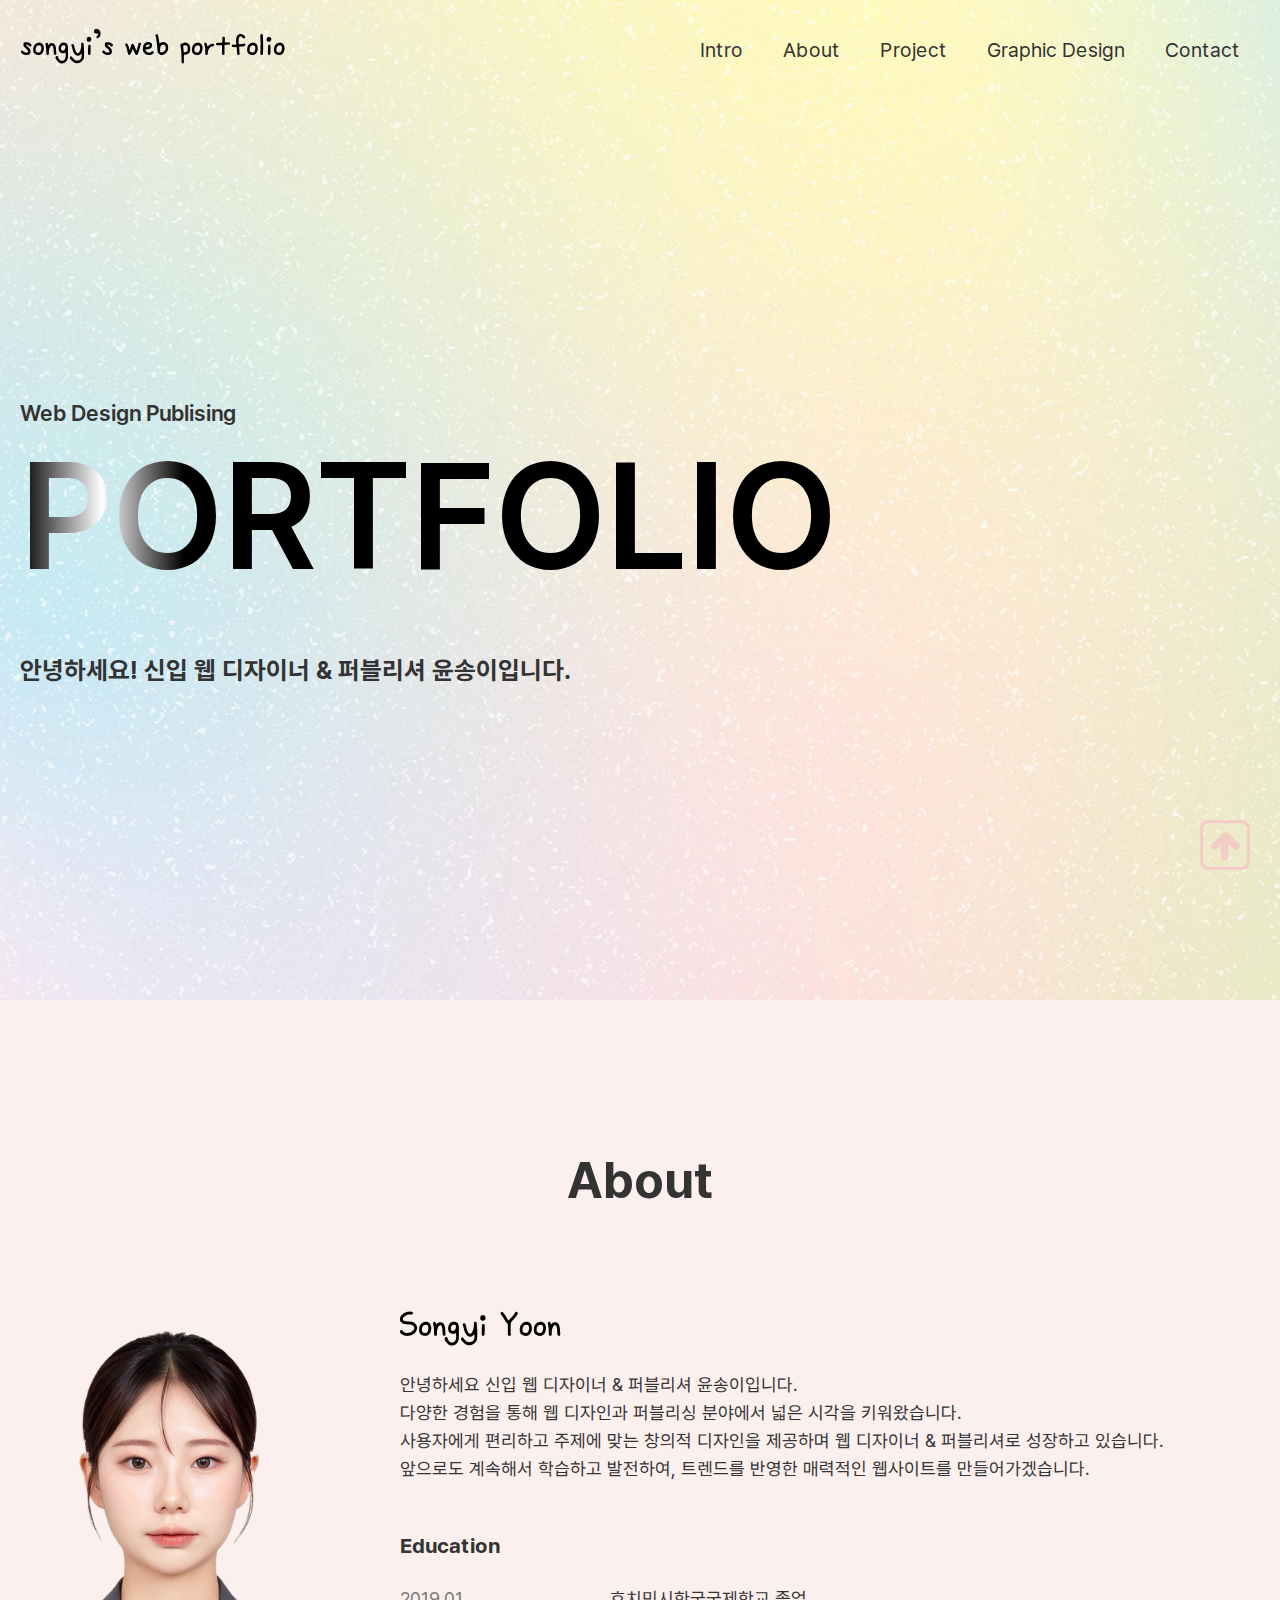
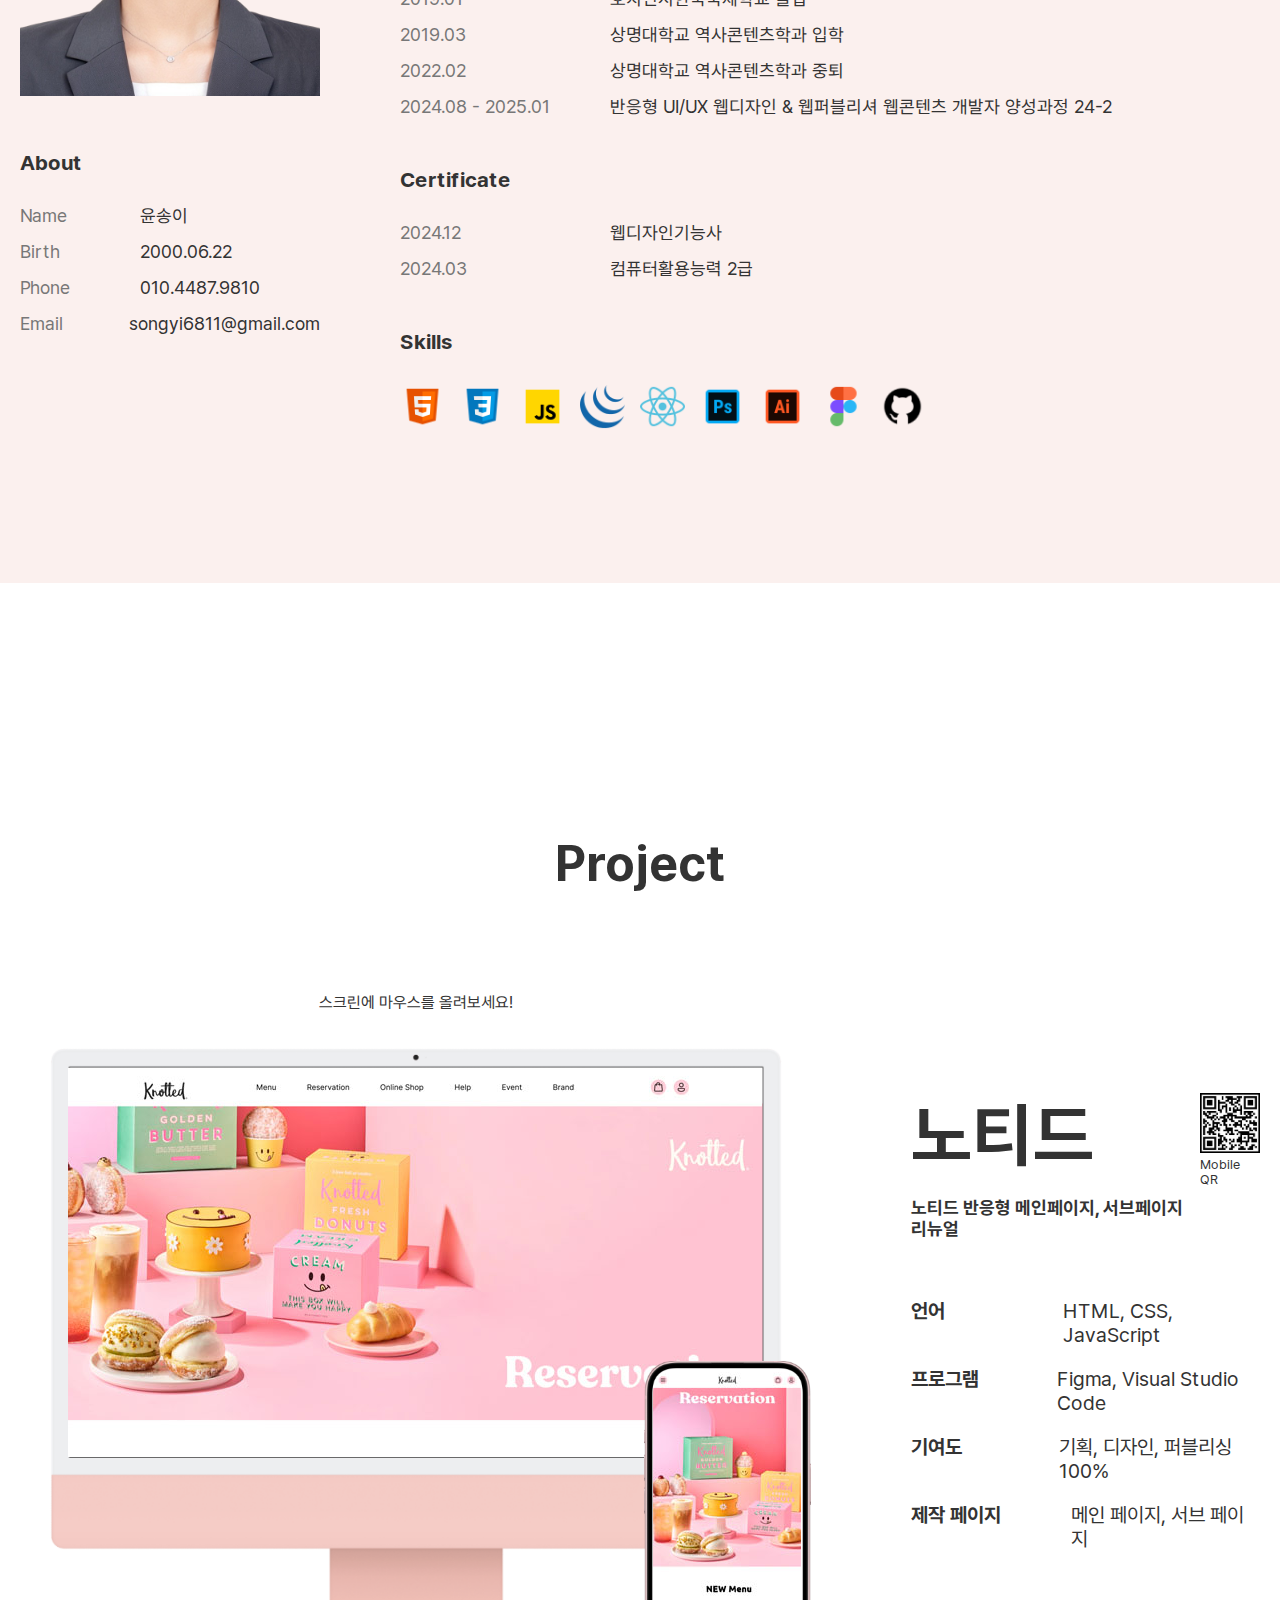
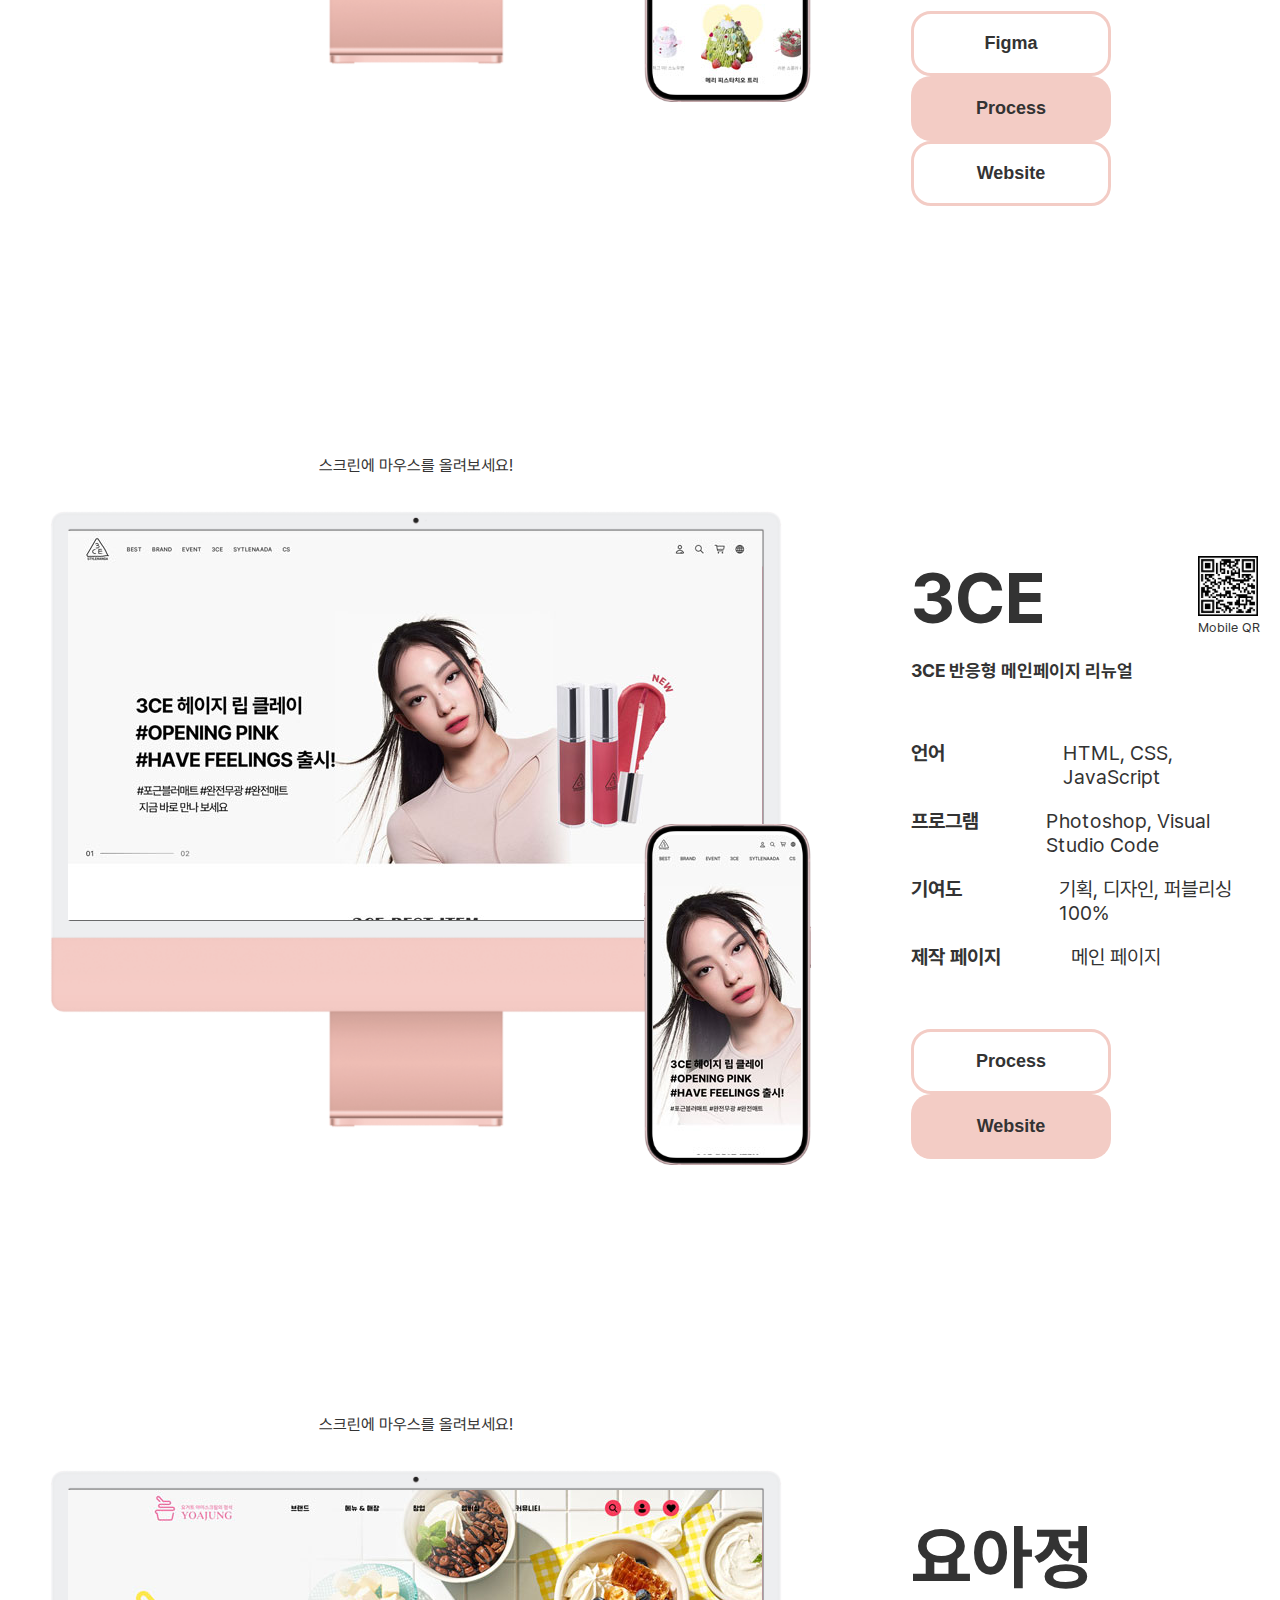
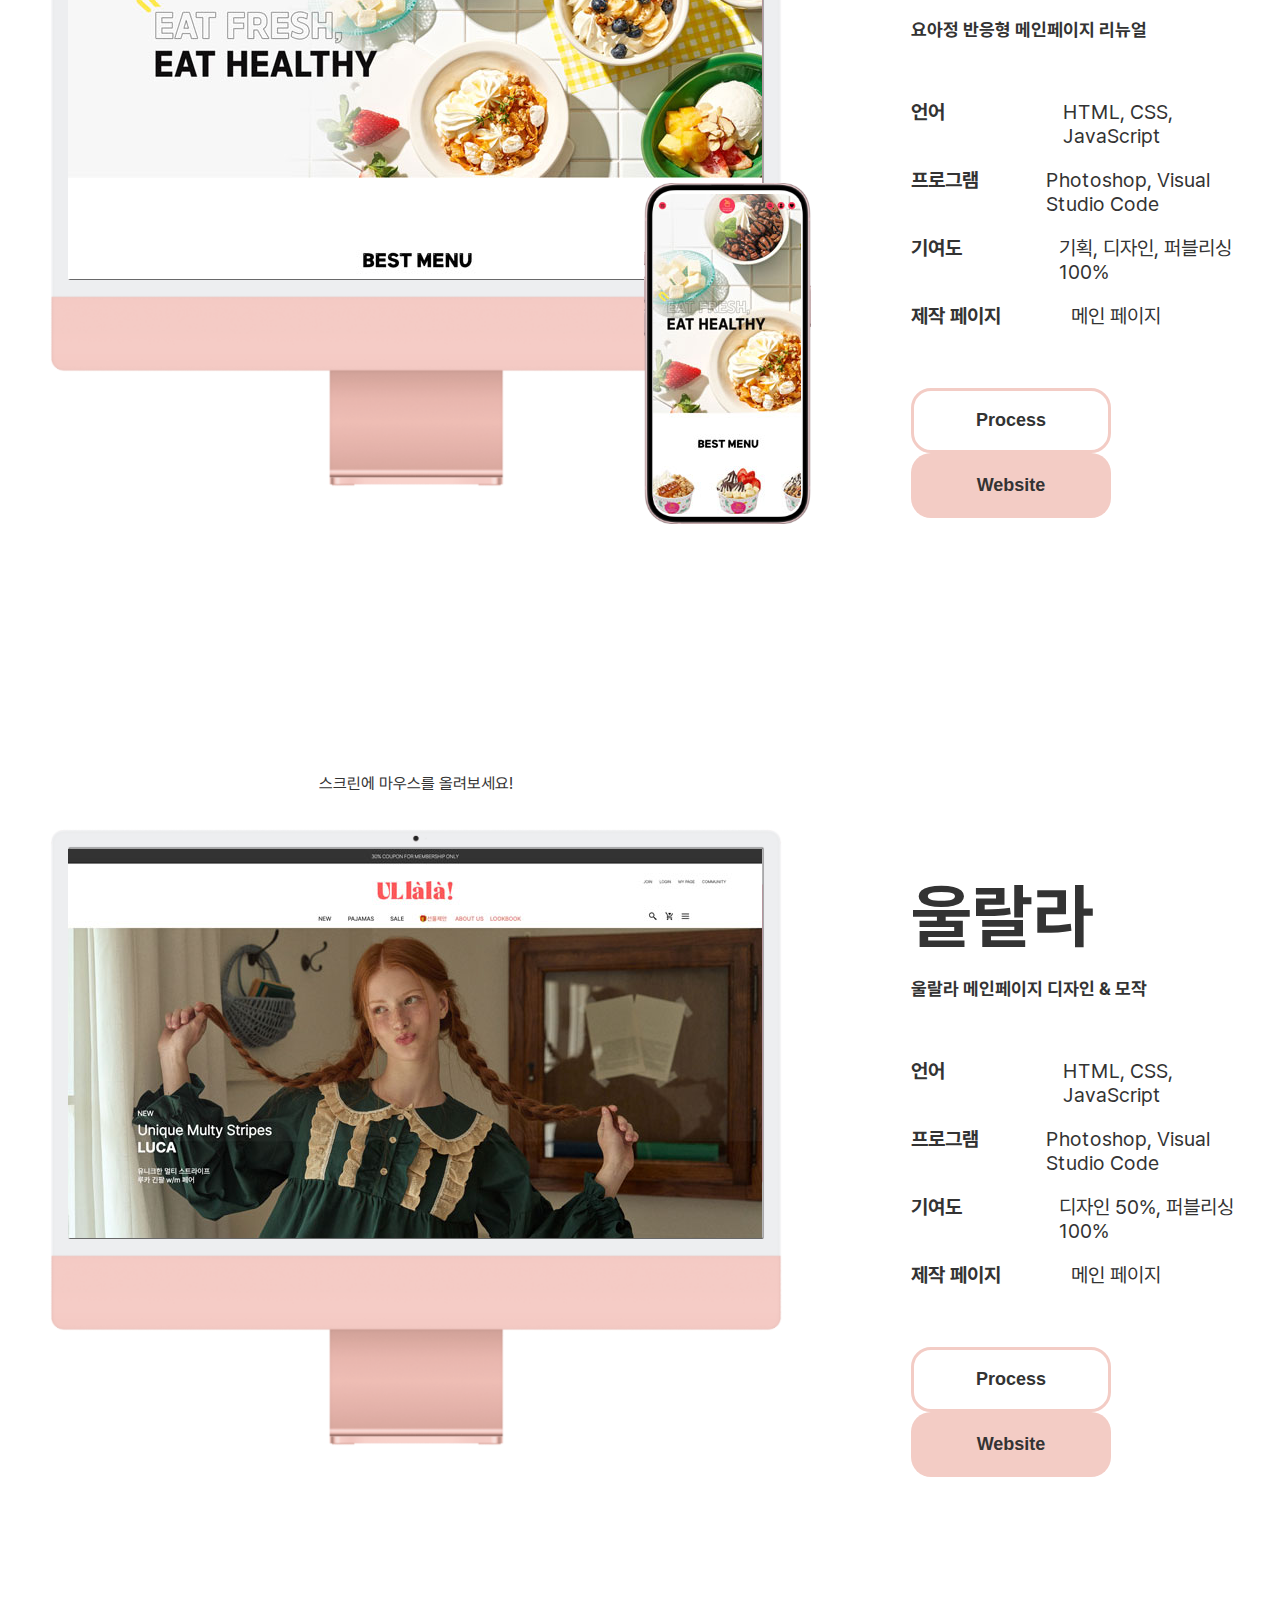
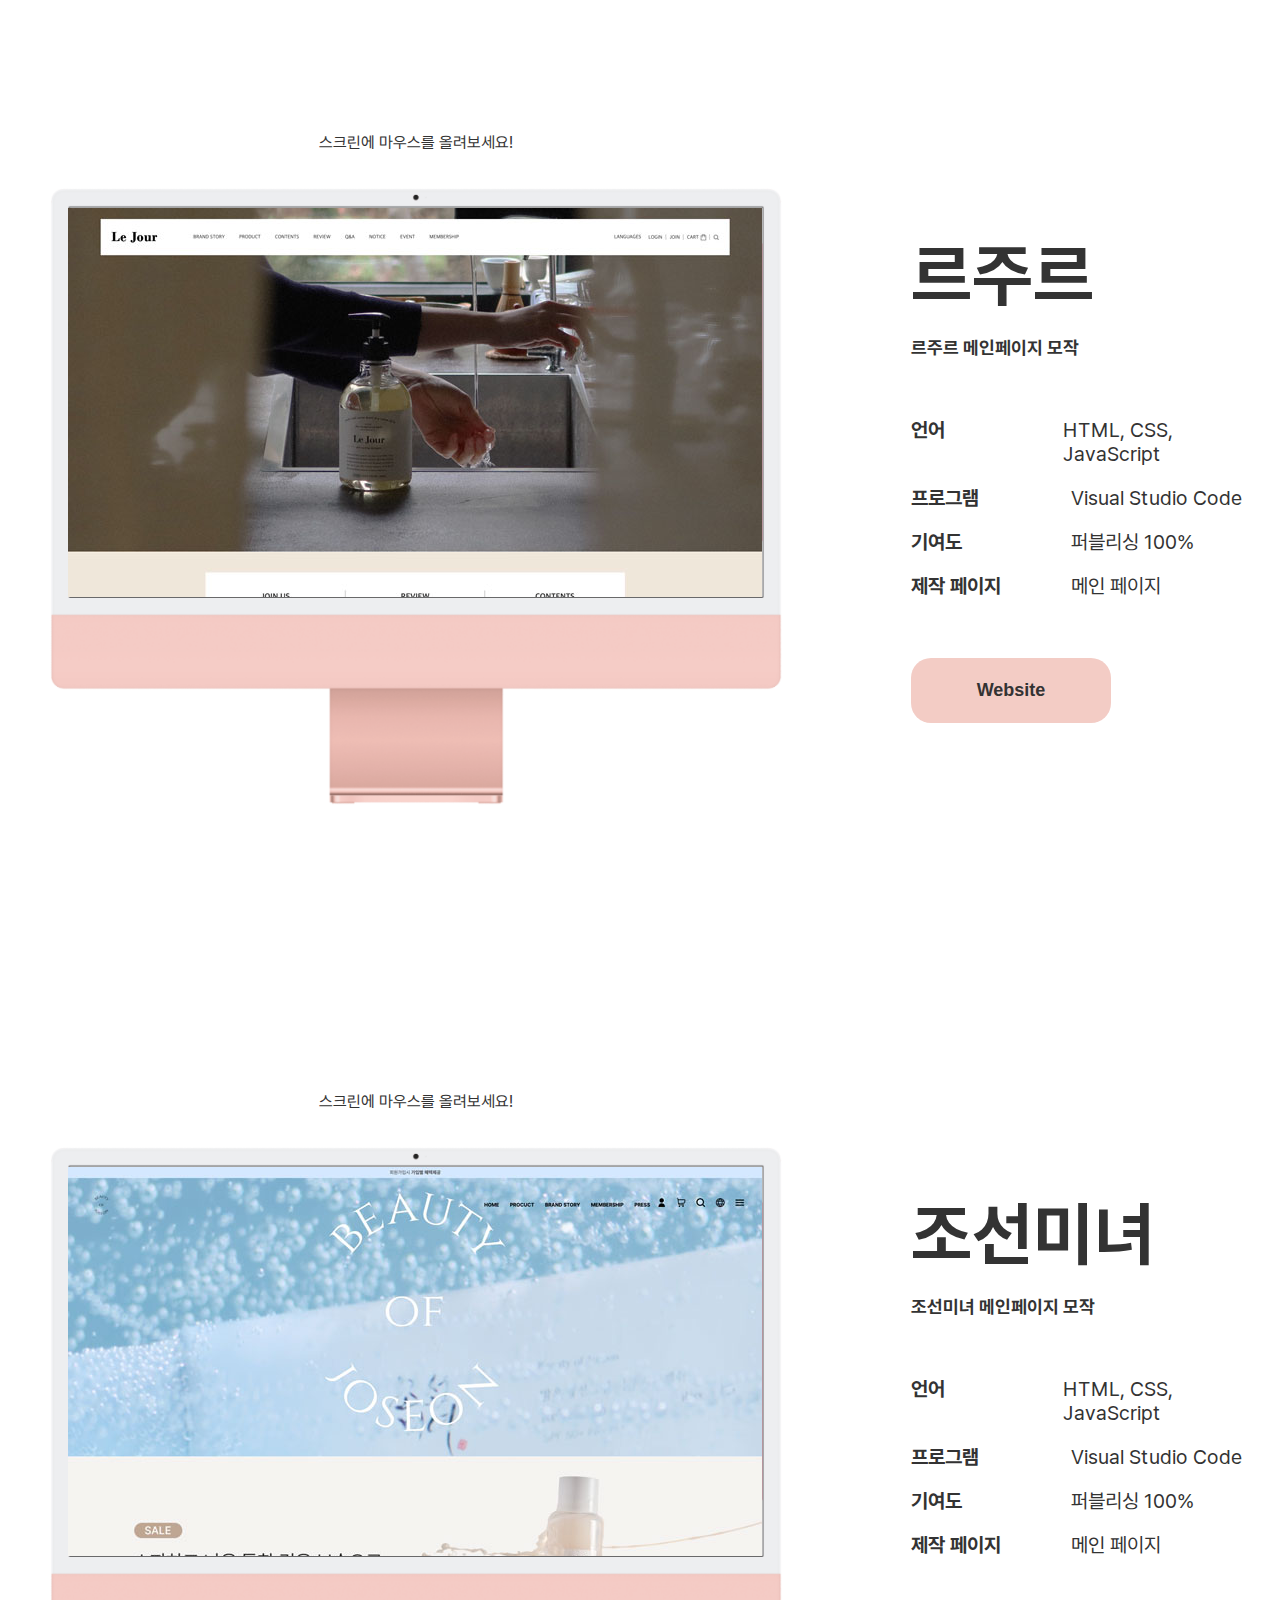
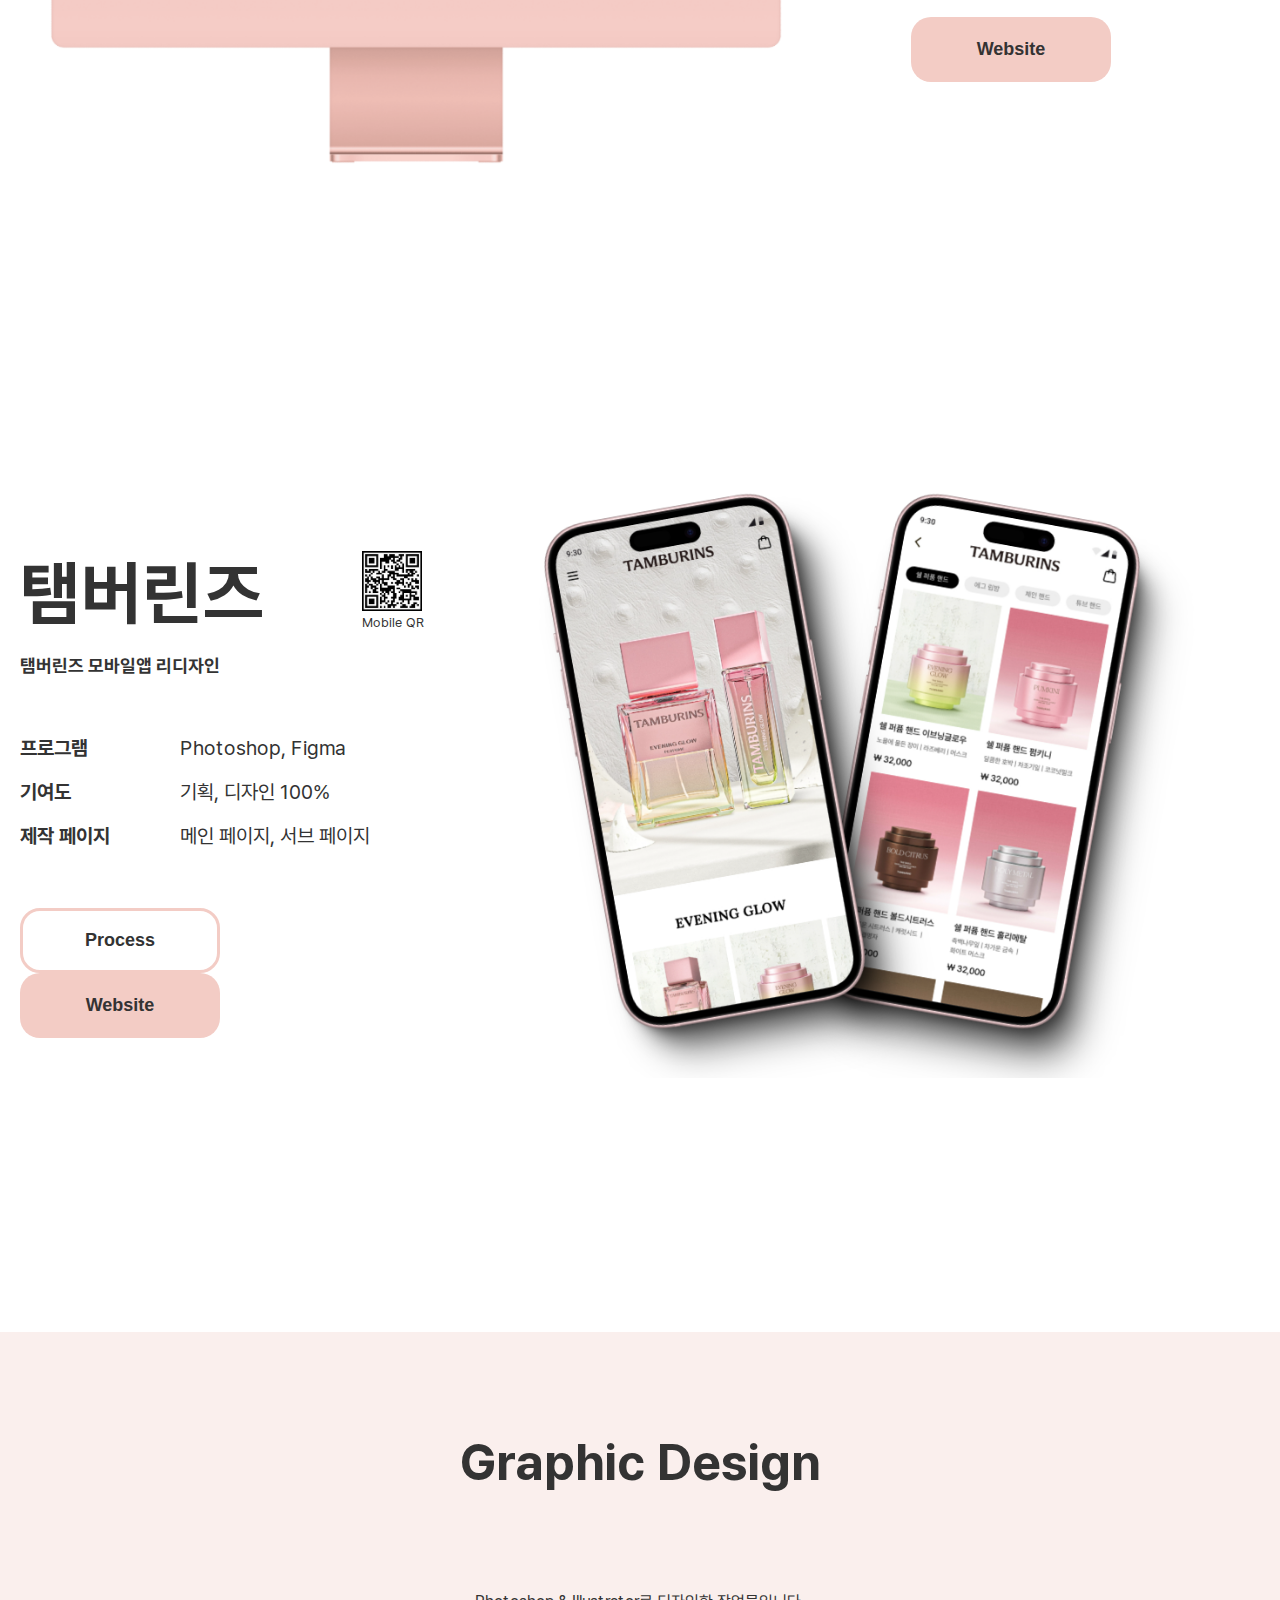
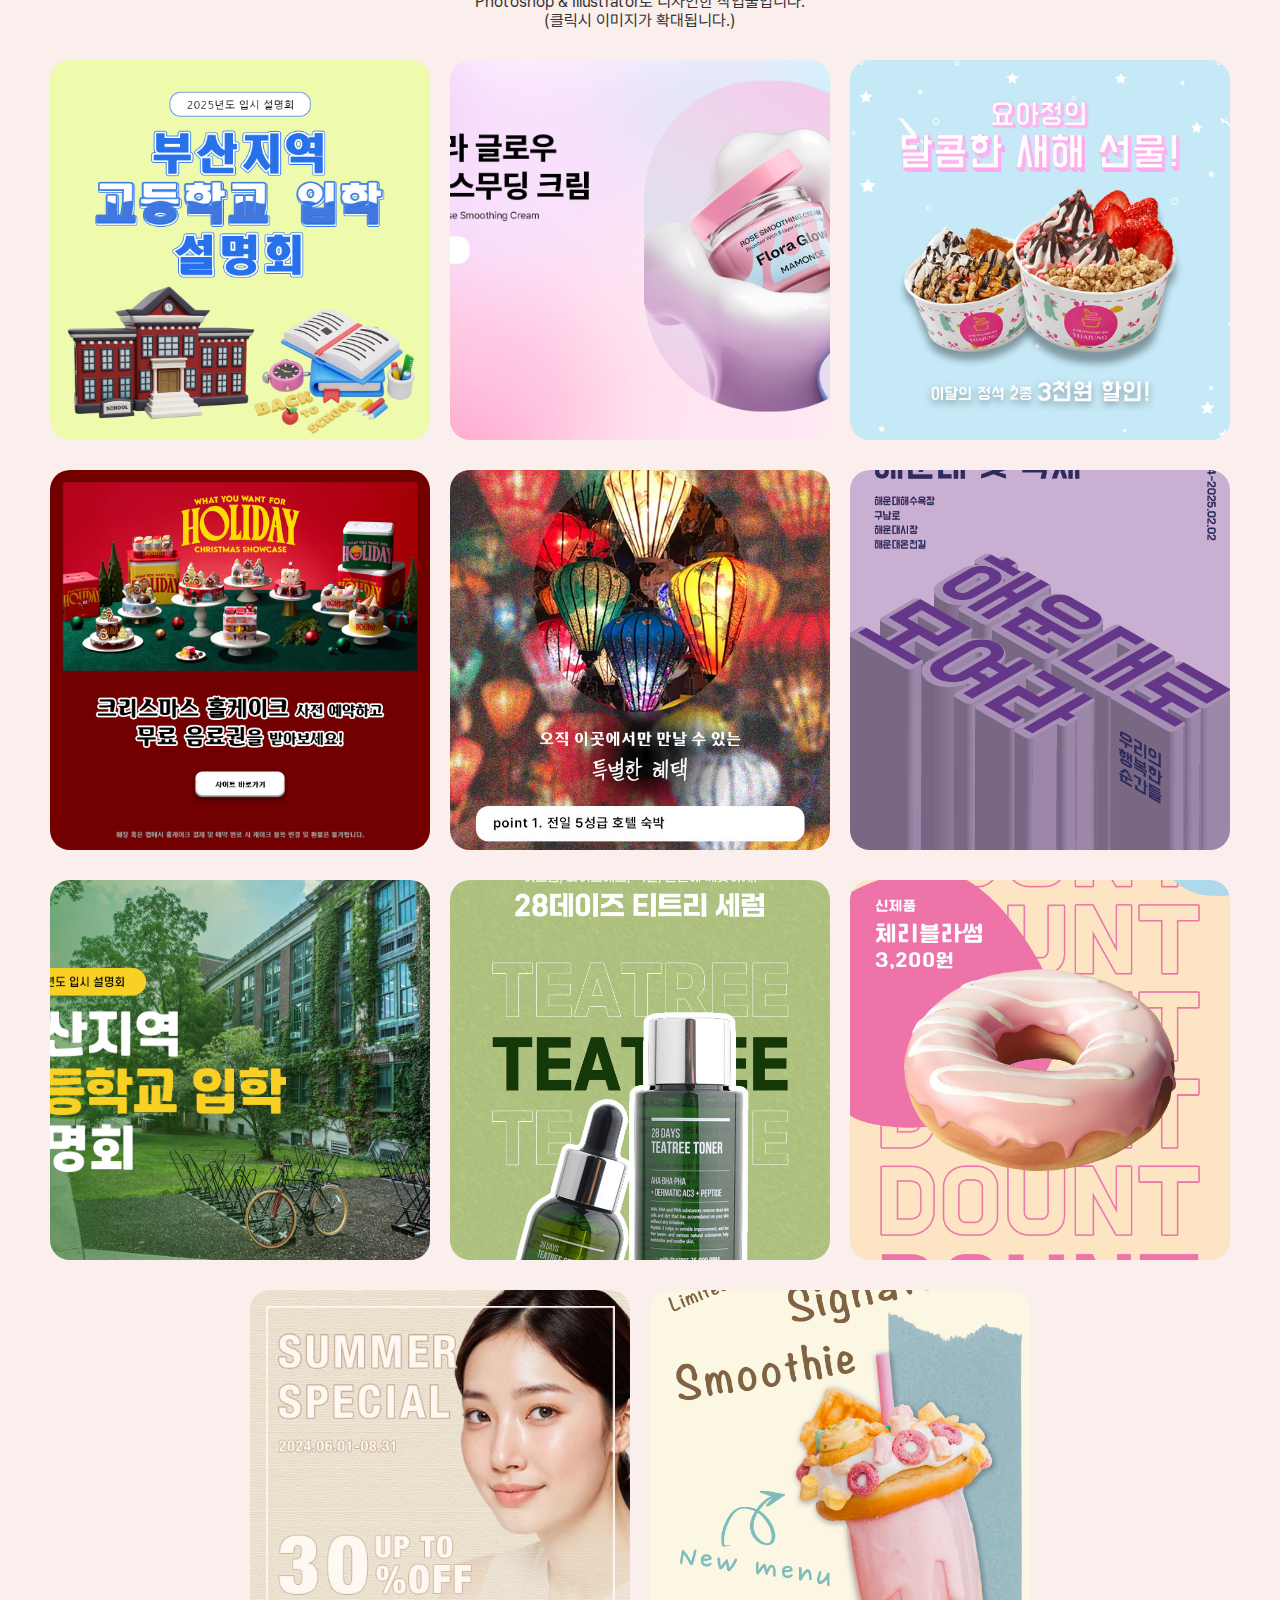
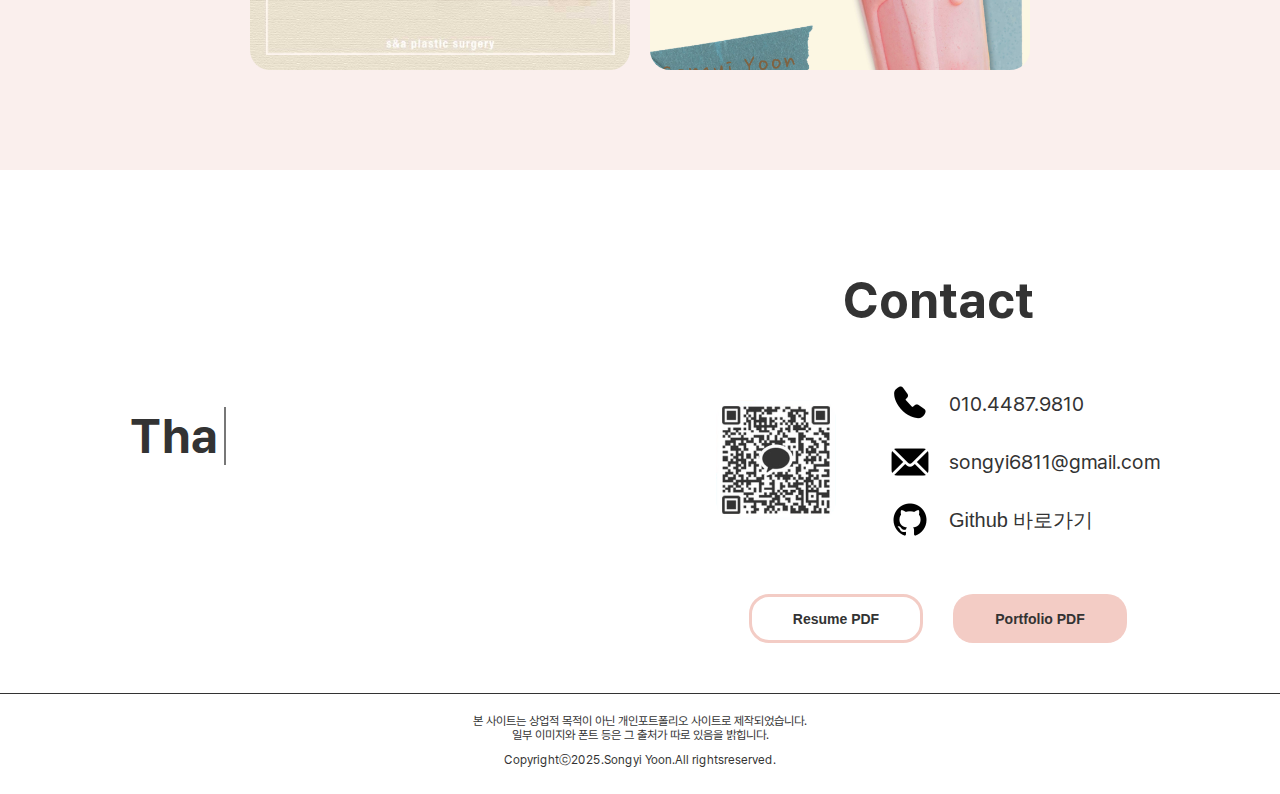
<file: index.html>
<!DOCTYPE html>
<html lang="ko">

<head>
    <meta charset="UTF-8">
    <meta name="viewport" content="width=device-width, initial-scale=1.0">
    <title>📃윤송이 포트폴리오</title>
    <link rel="stylesheet" href="https://cdn.jsdelivr.net/npm/swiper@11/swiper-bundle.min.css" />
    <link rel="stylesheet" href="https://cdn.jsdelivr.net/npm/@fancyapps/ui@5.0/dist/fancybox/fancybox.css" />
    <link rel="stylesheet" href="css/style.css">

    <script src="lib/jquery-3.7.1.min.js"></script>
    <script src="https://cdn.jsdelivr.net/npm/@fancyapps/ui@5.0/dist/fancybox/fancybox.umd.js"></script>
    <script src="https://cdn.jsdelivr.net/npm/swiper@11/swiper-bundle.min.js"></script>
    <script src="js/script.js"></script>
    <script type="text/javascript">
        // <![CDATA[
        var colour="random"; // in addition to "random" can be set to any valid colour eg "#f0f" or "red"
        var sparkles=50;
        
        /****************************
        *  Tinkerbell Magic Sparkle *
        *(c)2005-13 mf2fm web-design*
        *  http://www.mf2fm.com/rv  *
        * DON'T EDIT BELOW THIS BOX *
        ****************************/
        var x=ox=400;
        var y=oy=300;
        var swide=800;
        var shigh=600;
        var sleft=sdown=0;
        var tiny=new Array();
        var star=new Array();
        var starv=new Array();
        var starx=new Array();
        var stary=new Array();
        var tinyx=new Array();
        var tinyy=new Array();
        var tinyv=new Array();
        
        window.onload=function() { if (document.getElementById) {
          var i, rats, rlef, rdow;
          for (var i=0; i<sparkles; i++) {
            var rats=createDiv(3, 3);
            rats.style.visibility="hidden";
            rats.style.zIndex="999";
            document.body.appendChild(tiny[i]=rats);
            starv[i]=0;
            tinyv[i]=0;
            var rats=createDiv(5, 5);
            rats.style.backgroundColor="transparent";
            rats.style.visibility="hidden";
            rats.style.zIndex="999";
            var rlef=createDiv(1, 5);
            var rdow=createDiv(5, 1);
            rats.appendChild(rlef);
            rats.appendChild(rdow);
            rlef.style.top="2px";
            rlef.style.left="0px";
            rdow.style.top="0px";
            rdow.style.left="2px";
            document.body.appendChild(star[i]=rats);
          }
          set_width();
          sparkle();
        }}
        
        function sparkle() {
          var c;
          if (Math.abs(x-ox)>1 || Math.abs(y-oy)>1) {
            ox=x;
            oy=y;
            for (c=0; c<sparkles; c++) if (!starv[c]) {
              star[c].style.left=(starx[c]=x)+"px";
              star[c].style.top=(stary[c]=y+1)+"px";
              star[c].style.clip="rect(0px, 5px, 5px, 0px)";
              star[c].childNodes[0].style.backgroundColor=star[c].childNodes[1].style.backgroundColor=(colour=="random")?newColour():colour;
              star[c].style.visibility="visible";
              starv[c]=50;
              break;
            }
          }
          for (c=0; c<sparkles; c++) {
            if (starv[c]) update_star(c);
            if (tinyv[c]) update_tiny(c);
          }
          setTimeout("sparkle()", 40);
        }
        
        function update_star(i) {
          if (--starv[i]==25) star[i].style.clip="rect(1px, 4px, 4px, 1px)";
          if (starv[i]) {
            stary[i]+=1+Math.random()*3;
            starx[i]+=(i%5-2)/5;
            if (stary[i]<shigh+sdown) {
              star[i].style.top=stary[i]+"px";
              star[i].style.left=starx[i]+"px";
            }
            else {
              star[i].style.visibility="hidden";
              starv[i]=0;
              return;
            }
          }
          else {
            tinyv[i]=50;
            tiny[i].style.top=(tinyy[i]=stary[i])+"px";
            tiny[i].style.left=(tinyx[i]=starx[i])+"px";
            tiny[i].style.width="2px";
            tiny[i].style.height="2px";
            tiny[i].style.backgroundColor=star[i].childNodes[0].style.backgroundColor;
            star[i].style.visibility="hidden";
            tiny[i].style.visibility="visible"
          }
        }
        
        function update_tiny(i) {
          if (--tinyv[i]==25) {
            tiny[i].style.width="1px";
            tiny[i].style.height="1px";
          }
          if (tinyv[i]) {
            tinyy[i]+=1+Math.random()*3;
            tinyx[i]+=(i%5-2)/5;
            if (tinyy[i]<shigh+sdown) {
              tiny[i].style.top=tinyy[i]+"px";
              tiny[i].style.left=tinyx[i]+"px";
            }
            else {
              tiny[i].style.visibility="hidden";
              tinyv[i]=0;
              return;
            }
          }
          else tiny[i].style.visibility="hidden";
        }
        
        document.onmousemove=mouse;
        function mouse(e) {
          if (e) {
            y=e.pageY;
            x=e.pageX;
          }
          else {
            set_scroll();
            y=event.y+sdown;
            x=event.x+sleft;
          }
        }
        
        window.onscroll=set_scroll;
        function set_scroll() {
          if (typeof(self.pageYOffset)=='number') {
            sdown=self.pageYOffset;
            sleft=self.pageXOffset;
          }
          else if (document.body && (document.body.scrollTop || document.body.scrollLeft)) {
            sdown=document.body.scrollTop;
            sleft=document.body.scrollLeft;
          }
          else if (document.documentElement && (document.documentElement.scrollTop || document.documentElement.scrollLeft)) {
            sleft=document.documentElement.scrollLeft;
            sdown=document.documentElement.scrollTop;
          }
          else {
            sdown=0;
            sleft=0;
          }
        }
        
        window.onresize=set_width;
        function set_width() {
          var sw_min=999999;
          var sh_min=999999;
          if (document.documentElement && document.documentElement.clientWidth) {
            if (document.documentElement.clientWidth>0) sw_min=document.documentElement.clientWidth;
            if (document.documentElement.clientHeight>0) sh_min=document.documentElement.clientHeight;
          }
          if (typeof(self.innerWidth)=='number' && self.innerWidth) {
            if (self.innerWidth>0 && self.innerWidth<sw_min) sw_min=self.innerWidth;
            if (self.innerHeight>0 && self.innerHeight<sh_min) sh_min=self.innerHeight;
          }
          if (document.body.clientWidth) {
            if (document.body.clientWidth>0 && document.body.clientWidth<sw_min) sw_min=document.body.clientWidth;
            if (document.body.clientHeight>0 && document.body.clientHeight<sh_min) sh_min=document.body.clientHeight;
          }
          if (sw_min==999999 || sh_min==999999) {
            sw_min=800;
            sh_min=600;
          }
          swide=sw_min;
          shigh=sh_min;
        }
        
        function createDiv(height, width) {
          var div=document.createElement("div");
          div.style.position="absolute";
          div.style.height=height+"px";
          div.style.width=width+"px";
          div.style.overflow="hidden";
          return (div);
        }
        
        function newColour() {
          var c=new Array();
          c[0]=255;
          c[1]=Math.floor(Math.random()*256);
          c[2]=Math.floor(Math.random()*(256-c[1]/2));
          c.sort(function(){return (0.5 - Math.random());});
          return ("rgb("+c[0]+", "+c[1]+", "+c[2]+")");
        }
        // ]]>
        </script>
</head>

<body>
    <main>
        <a href="#" class="btn"></a>
        <header class="header">
            <div class="inner">
                <h1 class="logo">
                    <a href="#">
                        <img src="img/songyi’s web portfolio.png" alt="">
                    </a>
                </h1><!-- .logo end -->
                <nav class="pc_nav pc">
                    <ul class="menu">
                        <li><a href="#section0">Intro</a></li>
                        <li><a href="#section01">About</a></li>
                        <li><a href="#section02">Project</a></li>
                        <li><a href="#section03">Graphic Design</a></li>
                        <li><a href="#section04">Contact</a></li>
                    </ul><!-- .menu end -->
                </nav><!-- .pc_nav end -->
                <div class="menu_btn mobile">
                    <img src="img/icons8-menu-64.png" alt="메뉴 전체보기">
                </div><!-- .menu_btn  end -->
                <nav class="mobile_nav mobile">
                    <ul class="mobile_menu">
                        <li><a href="#section0">Intro</a></li>
                        <li><a href="#section01">About</a></li>
                        <li><a href="#section02">Project</a></li>
                        <li><a href="#section03">Graphic Design</a></li>
                        <li><a href="#section04">Contact</a></li>
                    </ul><!-- .menu enㅇ -->
                </nav><!-- .mobile_nav end -->
            </div><!-- .inner end -->
        </header><!-- .header end -->
        
        <div class="main_visual" id="section0">
            <div class="inner">
                <div class="text_wrap">
                    <div class="title">
                        <p class="web">Web Design Publising</p>
                        <h1><a href="#" class="btn-shine" target="_blank">PORTFOLIO</a></h1>
                    </div><!-- .title end -->
                    <p class="name">안녕하세요! 신입 웹 디자이너 & 퍼블리셔 윤송이입니다.</p>
                </div><!-- .text_wrap end -->
            </div><!-- .inner end -->
        </div><!-- .main_visual end -->
    </main>

    <section class="about" id="section01">
        <div class="inner">
            <h2 class="title">About</h2>
            <div class="wrap">
                <div class="left">
                    <img src="img/윤송이-증명사진.png" alt="증명사진">
                    <div class="infor">
                        <h3>About</h3>
                        <div class="name">
                            <p class="text01">Name</p>
                            <p class="text02">윤송이</p>
                        </div><!-- .name end -->
                        <div class="birth">
                            <p class="text01">Birth</p>
                            <p class="text02">2000.06.22</p>
                        </div><!-- .birth end -->
                        <div class="Phone">
                            <p class="text01">Phone</p>
                            <p class="text02">010.4487.9810</p>
                        </div><!-- .Phone end -->
                        <div class="Email">
                            <p class="text01">Email</p>
                            <p class="text02">songyi6811@gmail.com</p>
                        </div><!-- .Email end -->
                    </div><!-- .infor end -->
                </div><!-- .left end -->
                <div class="right">
                    <div class="intro">
                        <h3><img src="img/Songyi Yoon.png" alt="이름"></h3>
                        <p>안녕하세요 신입 웹 디자이너 & 퍼블리셔 윤송이입니다.<br>
                            다양한 경험을 통해 웹 디자인과 퍼블리싱 분야에서 넓은 시각을 키워왔습니다. <br>
                            사용자에게 편리하고 주제에 맞는 창의적 디자인을 제공하며 웹 디자이너 & 퍼블리셔로 성장하고 있습니다. <br>
                            앞으로도 계속해서 학습하고 발전하여, 트렌드를 반영한 매력적인 웹사이트를 만들어가겠습니다.</p>
                    </div><!-- intro end -->
                    <div class="Education">
                        <h3>Education</h3>
                        <div class="text">
                            <p class="text01">2019.01</p>
                            <p class="text02">호치민시한국국제학교 졸업</p>
                        </div><!-- .text end -->
                        <div class="text">
                            <p class="text01">2019.03</p>
                            <p class="text02">상명대학교 역사콘텐츠학과 입학</p>
                        </div><!-- .text end -->
                        <div class="text">
                            <p class="text01">2022.02</p>
                            <p class="text02">상명대학교 역사콘텐츠학과 중퇴</p>
                        </div><!-- .text end -->
                        <div class="text">
                            <p class="text01">2024.08 - 2025.01</p>
                            <p class="text02">반응형 UI/UX 웹디자인 & 웹퍼블리셔 웹콘텐츠 개발자 양성과정 24-2</p>
                        </div><!-- .text end -->
                    </div><!-- .Education end -->
                    <div class="Certificate">
                        <h3>Certificate</h3>
                        <div class="text">
                            <p class="text01">2024.12</p>
                            <p class="text02">웹디자인기능사</p>
                        </div><!-- .text end -->
                        <div class="text">
                            <p class="text01">2024.03</p>
                            <p class="text02">컴퓨터활용능력 2급</p>
                        </div><!-- .text end -->
                    </div><!-- .Certificate end -->
                    <div class="Skills">
                        <h3>Skills</h3>
                        <img src="img/image 1.png" alt="icon1">
                        <img src="img/image 2.png" alt="icon2">
                        <img src="img/image 3.png" alt="icon3">
                        <img src="img/image 6.png" alt="icon4">
                        <img src="img/image 9.png" alt="icon5">
                        <img src="img/image 4.png" alt="icon6">
                        <img src="img/image 5.png" alt="icon7">
                        <img src="img/image 7.png" alt="icon8">
                        <img src="img/image 8.png" alt="icon9">
                    </div><!-- .Skills end -->
                </div><!-- .right end -->
            </div><!-- .wrap end -->
        </div><!-- .inner end -->
    </section><!-- .about end -->

    <section class="project" id="section02">
        <div class="inner">
            <h2 class="title">Project</h2>

            <div class="knotted">
                <div class="left">
                    <p>스크린에 마우스를 올려보세요!</p>
                    <p>화면을 터치해 보세요!</p>
                    <div class="mockup">
                        <div class="image_box">
                            <img src="img/노티드desktop-최종.jpg" alt="노티드 PC">
                            <img src="img/노티드-mockup-tablet.jpg" alt="노티드 PC">
                            <img src="img/노티드-mockup-table03t.jpg" alt="노티드 PC">
                            <img src="img/노티드-mockup-table05t.jpg" alt="노티드 PC">

                        </div><!-- .image_box end -->
                        <div class="mockup_mobile">
                            <div class="image_mobile">
                                <img src="img/노티드moblie-최종.jpg" alt="노티드 모바일">
                                <img src="img/노티드-mockup-table02t.jpg" alt="노티드 모바일">
                                <img src="img/노티드-mockup-table04t.jpg" alt="노티드 모바일">
                                <img src="img/노티드-mockup-table06t.jpg" alt="노티드 모바일">
                            </div><!-- .image_mobile end -->
                        </div><!-- .mockup_mobile end -->
                    </div><!-- .mockup end -->
                </div><!-- .left end -->

                <div class="right">
                    <div class="sub_title">
                        <div class="text">
                            <h3>노티드</h3>
                            <p>노티드 반응형 메인페이지, 서브페이지 리뉴얼</p>
                        </div><!-- .text end -->
                        <div class="img">
                            <img src="img/노티드qr.jpg" alt="노티드qr">
                            <p>Mobile QR</p>
                        </div><!-- .img end -->
                    </div><!-- .sub_title end -->

                    <div class="content">
                        <div class="lang">
                            <p class="text01">언어</p>
                            <p class="text02">HTML, CSS, JavaScript</p>
                        </div><!-- .lang end -->
                        <div class="program">
                            <p class="text01">프로그램</p>
                            <p class="text02">Figma, Visual Studio Code</p>
                        </div><!-- .lang end -->
                        <div class="contribution">
                            <p class="text01">기여도</p>
                            <p class="text02">기획, 디자인, 퍼블리싱 100%</p>
                        </div><!-- .lang end -->
                        <div class="page">
                            <p class="text01">제작 페이지</p>
                            <p class="text02">메인 페이지, 서브 페이지</p>
                        </div><!-- .lang end -->
                    </div><!-- .content end -->

                    <div class="btn">
                        <button type="button" onclick="window.open('https://www.figma.com/design/ksuz9QoUrju4idABfmOb1E/%EB%85%B8%ED%8B%B0%EB%93%9C---%EC%9B%B9%EC%82%AC%EC%9D%B4%ED%8A%B8-%EB%B0%98%EC%9D%91%ED%98%95-%EB%A6%AC%EB%94%94%EC%9E%90%EC%9D%B8?node-id=0-1&p=f&t=PWCN47IcfbJvSC2n-0')">Figma</button>
                        <button type="button" onclick="window.open('img/노티드-프로세스.pdf')">Process</button>
                        <button type="button" onclick="window.open('https://songyi6811.github.io/knotted/')">Website</button>
                    </div><!-- .btn end -->
                </div><!-- .right end -->
            </div><!-- .knotted end -->
            <div class="threece">
                <div class="left">
                    <p>스크린에 마우스를 올려보세요!</p>
                    <p>화면을 터치해 보세요!</p>
                    <div class="mockup">
                        <div class="image_box">
                            <img src="img/3CEpc-mockup.jpg" alt="3CE PC">
                            <img src="img/3CEpc-mockup-tablet.jpg" alt="3CE PC">
                            <img src="img/3CEpc-mockup-tablet03.jpg" alt="3CE PC">
                            <img src="img/3CEpc-mockup-tablet05.jpg" alt="3CE PC">
                        </div><!-- .image_box end -->
                        <div class="mockup_mobile">
                            <div class="image_mobile">
                                <img src="img/3CEmobile-mockup.jpg" alt="3CE 모바일">
                                <img src="img/3CEpc-mockup-tablet02.jpg" alt="3CE 모바일">
                                <img src="img/3CEpc-mockup-tablet04.jpg" alt="3CE 모바일">
                                <img src="img/3CEpc-mockup-tablet06.jpg" alt="3CE 모바일">
                            </div><!-- .image_mobile end -->
                        </div><!-- .mockup_mobile end -->
                    </div><!-- .mockup end -->
                </div><!-- .left end -->

                <div class="right">
                    <div class="sub_title">
                        <div class="text">
                            <h3>3CE</h3>
                            <p>3CE 반응형 메인페이지 리뉴얼</p>
                        </div><!-- .text end -->
                        <div class="img">
                            <img src="img/3ceqr.jpg" alt="3CEqr">
                            <p>Mobile QR</p>
                        </div><!-- .img end -->
                    </div><!-- .sub_title end -->

                    <div class="content">
                        <div class="lang">
                            <p class="text01">언어</p>
                            <p class="text02">HTML, CSS, JavaScript</p>
                        </div><!-- .lang end -->
                        <div class="program">
                            <p class="text01">프로그램</p>
                            <p class="text02">Photoshop, Visual Studio Code</p>
                        </div><!-- .lang end -->
                        <div class="contribution">
                            <p class="text01">기여도</p>
                            <p class="text02">기획, 디자인, 퍼블리싱 100%</p>
                        </div><!-- .lang end -->
                        <div class="page">
                            <p class="text01">제작 페이지</p>
                            <p class="text02">메인 페이지</p>
                        </div><!-- .lang end -->
                    </div><!-- .content end -->

                    <div class="btn">
                        <button type="button" onclick="window.open('img/3ce-프로세스.pdf')">Process</button>
                        <button type="button" onclick="window.open('https://songyi6811.github.io/3CE/')">Website</button>
                    </div><!-- .btn end -->
                </div><!-- .right end -->
            </div><!-- .threece end -->
            <div class="yoajung">
                <div class="left">
                    <p>스크린에 마우스를 올려보세요!</p>
                    <p>화면을 터치해 보세요!</p>
                    <div class="mockup">
                        <div class="image_box">
                            <img src="img/요아정pc-mockup.jpg" alt="요아정 PC">
                            <img src="img/요아정pc-mockup-tablet.jpg" alt="요아정 PC">
                            <img src="img/요아정pc-mockup-tablet03.jpg" alt="요아정 PC">
                            <img src="img/요아정pc-mockup-tablet05.jpg" alt="요아정 PC">
                        </div><!-- .image_box end -->
                        <div class="mockup_mobile">
                            <div class="image_mobile">
                                <img src="img/요아정mobile-mockup.jpg" alt="요아정 모바일">
                                <img src="img/요아정pc-mockup-tablet02.jpg" alt="요아정 모바일">
                                <img src="img/요아정pc-mockup-tablet04.jpg" alt="요아정 모바일">
                                <img src="img/요아정pc-mockup-tablet06.jpg" alt="요아정 모바일">
                            </div><!-- .image_mobile end -->
                        </div><!-- .mockup_mobile end -->
                    </div><!-- .mockup end -->
                </div><!-- .left end -->

                <div class="right">
                    <div class="sub_title">
                        <div class="text">
                            <h3>요아정</h3>
                            <p>요아정 반응형 메인페이지 리뉴얼</p>
                        </div><!-- .text end -->
                        <!-- <div class="img">
                            <img src="img/" alt="요아정qr">
                            <p>Mobile QR</p>
                        </div> -->
                    </div><!-- .sub_title end -->

                    <div class="content">
                        <div class="lang">
                            <p class="text01">언어</p>
                            <p class="text02">HTML, CSS, JavaScript</p>
                        </div><!-- .lang end -->
                        <div class="program">
                            <p class="text01">프로그램</p>
                            <p class="text02">Photoshop, Visual Studio Code</p>
                        </div><!-- .lang end -->
                        <div class="contribution">
                            <p class="text01">기여도</p>
                            <p class="text02">기획, 디자인, 퍼블리싱 100%</p>
                        </div><!-- .lang end -->
                        <div class="page">
                            <p class="text01">제작 페이지</p>
                            <p class="text02">메인 페이지</p>
                        </div><!-- .lang end -->
                    </div><!-- .content end -->

                    <div class="btn">
                        <button type="button">Process</button>
                        <button type="button" onclick="window.open('https://songyi6811.github.io/yoajung-main/')">Website</button>
                    </div><!-- .btn end -->
                </div><!-- .right end -->
            </div><!-- .yoajung end -->
            <div class="urlala">
                <div class="left">
                    <p>스크린에 마우스를 올려보세요!</p>
                    <p>화면을 터치해 보세요!</p>
                    <div class="mockup">
                        <div class="image_box">
                            <img src="img/울랄라-mockup.png" alt="울랄라 PC">
                            <img src="img/울랄라-mockup-tablet.jpg" alt="울랄라 PC">
                            <img src="img/울랄라-mockup-tablet02.jpg" alt="울랄라 PC">
                            <img src="img/울랄라-mockup-tablet03.jpg" alt="울랄라 PC">
                        </div><!-- .image_box end -->
                    </div><!-- .mockup end -->
                </div><!-- .left end -->

                <div class="right">
                    <div class="sub_title">
                        <div class="text">
                            <h3>울랄라</h3>
                            <p>울랄라 메인페이지 디자인 & 모작</p>
                        </div><!-- .text end -->
                        <div class="img">
                        </div><!-- .img end -->
                    </div><!-- .sub_title end -->

                    <div class="content">
                        <div class="lang">
                            <p class="text01">언어</p>
                            <p class="text02">HTML, CSS, JavaScript</p>
                        </div><!-- .lang end -->
                        <div class="program">
                            <p class="text01">프로그램</p>
                            <p class="text02">Photoshop, Visual Studio Code</p>
                        </div><!-- .lang end -->
                        <div class="contribution">
                            <p class="text01">기여도</p>
                            <p class="text02">디자인 50%, 퍼블리싱 100%</p>
                        </div><!-- .lang end -->
                        <div class="page">
                            <p class="text01">제작 페이지</p>
                            <p class="text02">메인 페이지</p>
                        </div><!-- .lang end -->
                    </div><!-- .content end -->

                    <div class="btn">
                        <button type="button">Process</button>
                        <button type="button" onclick="window.open('https://songyi6811.github.io/ulrara/')">Website</button>
                    </div><!-- .btn end -->
                </div><!-- .right end -->
            </div><!-- .urlala end -->
            <div class="lejore">
                <div class="left">
                    <p>스크린에 마우스를 올려보세요!</p>
                    <p>화면을 터치해 보세요!</p>
                    <div class="mockup">
                        <div class="image_box">
                            <img src="img/르주르-mockup.png" alt="르주르 PC">
                            <img src="img/르주르-mockup-tablet.jpg" alt="르주르 PC">
                            <img src="img/르주르-mockup-tablet02.jpg" alt="르주르 PC">
                            <img src="img/르주르-mockup-tablet03.jpg" alt="르주르 PC">
                        </div><!-- .image_box end -->
                    </div><!-- .mockup end -->
                </div><!-- .left end -->

                <div class="right">
                    <div class="sub_title">
                        <div class="text">
                            <h3>르주르</h3>
                            <p>르주르 메인페이지 모작</p>
                        </div><!-- .text end -->
                        <div class="img">
                        </div><!-- .img end -->
                    </div><!-- .sub_title end -->

                    <div class="content">
                        <div class="lang">
                            <p class="text01">언어</p>
                            <p class="text02">HTML, CSS, JavaScript</p>
                        </div><!-- .lang end -->
                        <div class="program">
                            <p class="text01">프로그램</p>
                            <p class="text02">Visual Studio Code</p>
                        </div><!-- .lang end -->
                        <div class="contribution">
                            <p class="text01">기여도</p>
                            <p class="text02">퍼블리싱 100%</p>
                        </div><!-- .lang end -->
                        <div class="page">
                            <p class="text01">제작 페이지</p>
                            <p class="text02">메인 페이지</p>
                        </div><!-- .lang end -->
                    </div><!-- .content end -->

                    <div class="btn">
                        <button type="button" onclick="window.open('https://songyi6811.github.io/le-jore/')">Website</button>
                    </div><!-- .btn end -->
                </div><!-- .right end -->
            </div><!-- .lejore end -->
            <div class="josun">
                <div class="left">
                    <p>스크린에 마우스를 올려보세요!</p>
                    <p>화면을 터치해 보세요!</p>
                    <div class="mockup">
                        <div class="image_box">
                            <img src="img/조선미녀-mockup.png" alt="조선미녀 PC">
                            <img src="img/조선미녀-mockup-tablet.jpg" alt="조선미녀 PC">
                            <img src="img/조선미녀-mockup-tablet02.jpg" alt="조선미녀 PC">
                            <img src="img/조선미녀-mockup-tablet03.jpg" alt="조선미녀 PC">
                        </div><!-- .image_box end -->
                    </div><!-- .mockup end -->
                </div><!-- .left end -->

                <div class="right">
                    <div class="sub_title">
                        <div class="text">
                            <h3>조선미녀</h3>
                            <p>조선미녀 메인페이지 모작</p>
                        </div><!-- .text end -->
                        <div class="img">
                        </div><!-- .img end -->
                    </div><!-- .sub_title end -->

                    <div class="content">
                        <div class="lang">
                            <p class="text01">언어</p>
                            <p class="text02">HTML, CSS, JavaScript</p>
                        </div><!-- .lang end -->
                        <div class="program">
                            <p class="text01">프로그램</p>
                            <p class="text02">Visual Studio Code</p>
                        </div><!-- .lang end -->
                        <div class="contribution">
                            <p class="text01">기여도</p>
                            <p class="text02">퍼블리싱 100%</p>
                        </div><!-- .lang end -->
                        <div class="page">
                            <p class="text01">제작 페이지</p>
                            <p class="text02">메인 페이지</p>
                        </div><!-- .lang end -->
                    </div><!-- .content end -->

                    <div class="btn">
                        <button type="button" onclick="window.open('https://songyi6811.github.io/beautyofjoseon/')">Website</button>
                    </div><!-- .btn end -->
                </div><!-- .right end -->
            </div><!-- .josun end -->
            <div class="tamber">
                <div class="right">
                    <div class="sub_title">
                        <div class="text">
                            <h3>탬버린즈</h3>
                            <p>탬버린즈 모바일앱 리디자인</p>
                        </div><!-- .text end -->
                        <div class="img">
                            <img src="img/탬버린즈.jpg" alt="탬버린즈qr">
                            <p>Mobile QR</p>
                        </div><!-- .img end -->
                    </div><!-- .sub_title end -->

                    <div class="content">
                        <div class="program">
                            <p class="text01">프로그램</p>
                            <p class="text02">Photoshop, Figma</p>
                        </div><!-- .lang end -->
                        <div class="contribution">
                            <p class="text01">기여도</p>
                            <p class="text02">기획, 디자인 100%</p>
                        </div><!-- .lang end -->
                        <div class="page">
                            <p class="text01">제작 페이지</p>
                            <p class="text02">메인 페이지, 서브 페이지</p>
                        </div><!-- .lang end -->
                    </div><!-- .content end -->

                    <div class="btn">
                        <button type="button" onclick="window.open('https://www.figma.com/design/yMIYTAm1XQYpGC2oAPkv4N/tambarism?node-id=0-1&p=f&t=mi6tkdz0RueQDFxV-0')">Process</button>
                        <button type="button" onclick="window.open('https://www.figma.com/proto/yMIYTAm1XQYpGC2oAPkv4N/tambarism?node-id=1-83&p=f&t=jz7vaDeZU6bvdDey-0&scaling=min-zoom&content-scaling=fixed&page-id=0%3A1&starting-point-node-id=1%3A83')">Website</button>
                    </div><!-- .btn end -->
                </div><!-- .right end -->
                <div class="mockup">
                    <img src="img/탬버린즈.png" alt="">
                </div><!-- .mockup -->
            </div><!-- .tamber end -->

            
        </div><!-- .inner end -->
    </section><!-- .project end -->

    <section class="graphic" id="section03">
            <div class="inner">
                <h2 class="title">Graphic Design</h2>
                <p>Photoshop & Illustrator로 디자인한 작업물입니다. <br>
                    (클릭시 이미지가 확대됩니다.)
                    </p>
                <div class="fancy-box">
                    <a href="img/포토샵-포스터01.jpg" data-fancybox="gallery"><img src="img/포토샵-포스터01.jpg" width="350px" height="200px"></a>
                    <a href="img/포토샵-포스터03.jpg" data-fancybox="gallery"><img src="img/포토샵-포스터03.jpg" width="350px" height="200px"></a>
                    <a href="img/포토샵-포스터04.jpg" data-fancybox="gallery"><img src="img/포토샵-포스터04.jpg" width="350px" height="200px"></a>
                    <a href="img/포토샵-포스터05.jpg" data-fancybox="gallery"><img src="img/포토샵-포스터05.jpg" width="350px" height="200px"></a>
                    <a href="img/포토샵-포스터06.jpg" data-fancybox="gallery"><img src="img/포토샵-포스터06.jpg" width="350px" height="200px"></a>
                    <a href="img/일러스트-포스터01.png" data-fancybox="gallery"><img src="img/일러스트-포스터01.png" width="350px" height="200px"></a>
                    <a href="img/포토샵-배너01.jpg" data-fancybox="gallery"><img src="img/포토샵-배너01.jpg" width="350px" height="200px"></a>
                    <a href="img/포토샵-포스터07.jpg" data-fancybox="gallery"><img src="img/포토샵-포스터07.jpg" width="350px" height="200px"></a>
                    <a href="img/포토샵-포스터08.jpg" data-fancybox="gallery"><img src="img/포토샵-포스터08.jpg" width="350px" height="200px"></a>
                    <a href="img/포토샵-포스터09.jpg" data-fancybox="gallery"><img src="img/포토샵-포스터09.jpg" width="350px" height="200px"></a>
                    <a href="img/포토샵-포스터10.jpg" data-fancybox="gallery"><img src="img/포토샵-포스터10.jpg" width="350px" height="200px"></a>
                </div>      
    </section><!-- .graphic end -->
  
    <section class="contact" id="section04">
        <div class="inner">
            <div class="thank">
                <div class='typing'><h1 class="text"></h1></div>
            </div><!-- .thank end -->
            <div class="in_box">
                <h2 class="title">Contact</h2>
                <div class="up">
                    <div class="qr">
                        <img src="img/KakaoTalk_20250106_141828550 1.png" alt="카카오톡 qr">
                    </div><!-- .qr end -->
                    <div class="text">
                        <div class="phone">
                            <img src="img/icons8-phone-48.png" alt="휴대폰 아이콘">
                            <p>010.4487.9810</p>
                        </div><!-- .phone end -->
                        <div class="email">
                            <img src="img/icons8-email-48.png" alt="이메일 아이콘">
                            <p>songyi6811@gmail.com</p>
                        </div><!-- .email end -->
                        <div class="git">
                            <img src="img/icons8-github-48.png" alt="깃허브 아이콘">
                            <button type="button" onclick="window.open('https://github.com/songyi6811')">Github 바로가기</button>
                        </div><!-- .git end -->
                    </div><!-- .text end -->
                </div><!-- .up end -->
                <div class="down">
                    <!-- !!!!!!!!!!!나중에 이력서랑 포폴 pdf 추가하기!!!!!!!!!!!!! -->
                    <button type="button" onclick="window.open('img/윤송이 입사지원서.docx')">Resume PDF</button>
                    <button type="button" onclick="window.open('img/포트폴리오pdf.pdf')">Portfolio PDF</button>
                </div><!-- .down end -->
            </div><!-- .text end -->
        </div><!-- .inner end -->
        <div class="copyright">
            <div class="text">
                <p>본 사이트는 상업적 목적이 아닌 개인포트폴리오 사이트로 제작되었습니다. <br>
                    일부 이미지와 폰트 등은 그 출처가 따로 있음을 밝힙니다.
                </p>
                <p>Copyrightⓒ2025.Songyi Yoon.All rightsreserved.</p>
            </div><!-- .text end -->
        </div><!-- .copyright end -->
    </section><!-- .contact end -->

</body>

</html>
</file>
<file: css/style.css>
@charset "utf-8";
@import url(rest.css);
@import url(common.css);

main{
    width: 100%;
    height: 1000px;
    background: url('../img/메인비주얼배경.jpg') center center no-repeat;
}

/* header */
.header{
    width: 100%;
    height: 100px;
    z-index: 9;
}
.header.active{
    position: fixed;
    top: 0;
    left: 0;
}
.header .inner{
    max-width: 1440px;
    width: calc(100% - 40px);
    height: 100%;
    margin: 0 auto;
    display: flex;
    align-items: center;
    justify-content: space-between;
}
.header .inner .pc_nav .menu{
    display: flex;
}
.header .inner .pc_nav .menu li{
    font-size: 20px;
}
.header .inner .pc_nav .menu li a{
    padding: 20px;
    width: 100%;
    height: 100%;
}
 .header .inner .pc_nav .menu li a:hover{
    cursor: url('../img/마우스커서02.png') 2 2, auto;
}

.mobile{
    display: none;
}
.header .inner .menu_btn img:hover{
    cursor: url('../img/마우스커서02.png') 2 2, auto;
}
.header .inner .mobile .mobile_menu li a{
    width: 100%;
    height: 100%;
    display: block;
}
.header .inner .mobile .mobile_menu li a:hover{
    cursor: url('../img/마우스커서02.png') 2 2, auto;
}
@media screen and (max-width:1100px) {
    .pc{
        display: none;
    }
    .mobile{
        display: flex;
    }
    .header .inner .menu_btn{
        height: 40px;
    }
    .header .inner .menu_btn img{
        height: 100%;
    }
    .header .inner .mobile_nav{
        width: 100%;
        height: 100%;
        background-color: #f3ccc56c;
        position: fixed;
        top: 100px;
        left: 100%;
        padding: 50px;
        transition: 0.5s;
    }
    .header .inner .mobile_nav.active{
        left: 0;
    }
    .header .inner .mobile_menu li{
        height: 50px;
        line-height: 50px;
        font-size: 20px;
    }
}/* media 1220px header */


/* main_visual */
.main_visual{
    width: 100%;
}
.main_visual .text_wrap{
    padding-top: 300px;
}
.main_visual .text_wrap .title p{
    font-size: 22px;
    font-weight: 600;
}
.main_visual .text_wrap .title h1{
    font-size: 150px;
}
.main_visual .text_wrap .name{
    font-size: 25px;
    font-weight: 700;
    margin-top: 50px;
}
/* portfolio 글씨효과 */
.btn-shine{
  color: #ffffff;
  background: linear-gradient(to right, #000 0, white 10%, #000 20%);
  background-position: 0;
  -webkit-background-clip: text;
  -webkit-text-fill-color: transparent;
  animation: shine 3s infinite linear;
  animation-fill-mode: forwards;
  -webkit-text-size-adjust: none;
  font-weight: 600;
  font-size: 150px;
  text-decoration: none;
  white-space: nowrap;
}    
@keyframes shine {

  0% {background-position: 0;}
  60% {background-position: 380px;}

  100% {background-position: 680px;}
}


/* about */
.about{
    width: 100%;
    background: url('../img/프로필배경.jpg');
}
.about .inner{
    padding: 150px 0;
}
.about .title{
    width: 100%;
    text-align: center;
    margin-bottom: 100px;
}
.about .wrap{
    display: flex;
    gap: 80px;
}
.about .wrap .left img{
    width: 300px;
}
.about .wrap .left .infor{
    width: 300px;
    margin-top: 50px;
    font-size: 18px;
}
.about .wrap .left .infor h3{
    margin-bottom: 30px;
}
.about .wrap .left .infor .name{
    display: flex;
    gap: 60px;
    margin-bottom: 15px;
}
.about .wrap .left .infor .text01{
    color: #777;
    width: 60px;
}
.about .wrap .left .infor .birth{
    display: flex;
    gap: 60px;
    margin-bottom: 15px;
}
.about .wrap .left .infor .Phone{
    display: flex;
    gap: 60px;
    margin-bottom: 15px;
}
.about .wrap .left .infor .Email{
    display: flex;
    gap: 60px;
    margin-bottom: 15px;
}
.about .wrap .right{
    font-size: 18px;
}
.about .wrap .right .text01{
    color: #777;
    width: 150px;
}
.about .wrap .right .intro{
    margin-bottom: 50px;
}
.about .wrap .right .intro p{
    font-size: 18px;
    line-height: 28px;
}
.about .wrap .right .intro h3{
    margin-bottom: 20px;
}
.about .wrap .right .Education{
    margin-bottom: 50px;
}
.about .wrap .right .Education h3{
    margin-bottom: 30px;
}
.about .wrap .right .Education .text{
    display: flex;
}
.about .wrap .right .Education .text:nth-of-type(1){
    display: flex;
    gap: 60px;
    margin-bottom: 15px;
}
.about .wrap .right .Education .text:nth-of-type(2){
    display: flex;
    gap:60px;
    margin-bottom: 15px;
}
.about .wrap .right .Education .text:nth-of-type(3){
    display: flex;
    gap: 60px;
    margin-bottom: 15px;
}
.about .wrap .right .Education .text:nth-of-type(4){
    display: flex;
    gap: 60px;
}
.about .wrap .right .Certificate{
    margin-bottom: 50px;
}
.about .wrap .right .Certificate h3{
    margin-bottom: 30px;
}
.about .wrap .right .Certificate .text{
    display: flex;
}
.about .wrap .right .Certificate .text:nth-of-type(1){
    display: flex;
    gap: 60px;
    margin-bottom: 15px;
}
.about .wrap .right .Certificate .text:nth-of-type(2){
    display: flex;
    gap: 60px;
}
.about .wrap .right .Skills h3{
    margin-bottom: 30px;
}
.about .wrap .right .Skills img{
    width: 45px;
    height: 45px;
    margin-right: 10px;
}


/* project */
.project{
    width: 100%;
}
.project .title{
    margin-top: 250px;
}
/* knotted */
.project .knotted{
    display: flex;
    gap: 100px;
    margin-bottom: 250px;
}
.project .knotted .left{
    position: relative;
}
.project .knotted .left p{
    width: 100%;
    text-align: center;
}
.project .knotted .left p:nth-of-type(2){
    display: none;
}
.project .knotted .left img:nth-of-type(1){
    height: 690px;
}
.project .knotted .left img:nth-of-type(2){
    height: 351px;
    position: absolute;
    bottom: 0;
    right: 0;
}
.project .knotted .right{
    margin-top: 100px;
}
.project .knotted .right .sub_title{
    display: flex;
    justify-content: space-between;
    margin-bottom: 60px;
}
.project .knotted .right .sub_title .text h3{
    font-size: 70px;
    margin-bottom: 20px;
}
.project .knotted .right .sub_title .text p{
    font-size: 18px;
    font-weight: bold;
}
.project .knotted .right .sub_title .img img{
    width: 60px;
    height: 60px;
    object-fit: cover;
}
.project .knotted .right .sub_title .img p{
    font-size: 13px;
}
.project .knotted .right .content{
    margin-bottom: 60px;
    font-size: 20px;
}
.project .knotted .right .content .text01{
    font-weight: bold;
    width: 100px;
}
.project .knotted .right .content .lang{
    display: flex;
    gap: 60px;
    margin-bottom: 20px;
}
.project .knotted .right .content .program{
    display: flex;
    gap: 60px;
    margin-bottom: 20px;
}
.project .knotted .right .content .contribution{
    display: flex;
    gap: 60px;
    margin-bottom: 20px;
}
.project .knotted .right .content .page{
    display: flex;
    gap: 60px;
    margin-bottom: 20px;
}
.project .knotted .right .btn button:nth-of-type(1){
    width: 160px;
    height: 60px;
    font-size: 20px;
    font-weight: bold;
    border: 3px solid #F3CCC5;
    border-radius: 20px;
    background-color: transparent;
    margin-right: 15px;
}
.project .knotted .right .btn button:nth-of-type(2){
    width: 160px;
    height: 60px;
    font-size: 20px;
    font-weight: bold;
    border: none;
    border-radius: 20px;
    background-color: #F3CCC5;
    margin-right: 15px;
}
.project .knotted .right .btn button:nth-of-type(3){
    width: 160px;
    height: 60px;
    font-size: 20px;
    font-weight: bold;
    border: 3px solid #F3CCC5;
    border-radius: 20px;
    background-color: transparent;
}
.project .knotted .right .btn button:nth-of-type(1):hover{
    background-color: #cfada8a1;
    cursor: url('../img/마우스커서02.png') 2 2, auto;
    /* cursor: url('../img/마우스커서02.png') 2 2, auto; */
}
.project .knotted .right .btn button:nth-of-type(2):hover{
    background-color: #cfada8;
    cursor: url('../img/마우스커서02.png') 2 2, auto;
    /* cursor: url('../img/마우스커서02.png') 2 2, auto; */
}
.project .knotted .right .btn button:nth-of-type(3):hover{
    background-color: #cfada8a1;
    cursor: url('../img/마우스커서02.png') 2 2, auto;
    /* cursor: url('../img/마우스커서02.png') 2 2, auto; */
}
.project .knotted .left .mockup {
    width: 791px;
    height: 690px;
    background: url(../img/노티드pc.png) center center / 732px no-repeat;
    position: relative;
    z-index: 2;
}
.project .knotted .left .mockup .image_box{
    width: 694px;
    height: 389px;
    position: absolute;
    top: 56px;
    left: 48px;
    overflow: hidden;
    z-index: 1;
}
.project .knotted .left .mockup .image_box img:nth-of-type(1){
    width: 100%;
    height: 2716px;
    object-fit: cover;
}
.project .knotted .left .mockup .image_box img:nth-of-type(2){
    display: none;
}
.project .knotted .left .mockup .image_box img:nth-of-type(3){
    display: none;
}
.project .knotted .left .mockup .image_box img:nth-of-type(4){
    display: none;
}
.project .knotted .left .mockup .image_box:hover img {
    animation: pcSlide 5s 1 linear forwards;
}
@keyframes pcSlide {
    0% {
        transform: translateY(0);
    }
    100% {
        transform: translateY(calc(-100% + 389px));
    }
}
.project .knotted .left .mockup .mockup_mobile {
    width: 167px;
    height: 341px;
    background: url(../img/모바일목업.png) center center / 100% no-repeat;
    position: absolute;
    bottom: 0;
    right: 0;
    z-index: 4;
}
.project .knotted .left .mockup .mockup_mobile .image_mobile {
    width: 148px;
    height: 320px;
    position: absolute;
    top: 11px;
    left: 9px;
    overflow: hidden;
    border-radius: 20px;
}
.project .knotted .left .mockup .mockup_mobile .image_mobile img:nth-of-type(1){
    width: 100%;
    height: 1238px;
}
.project .knotted .left .mockup .mockup_mobile .image_mobile img:nth-of-type(2){
   display: none;
}
.project .knotted .left .mockup .mockup_mobile .image_mobile img:nth-of-type(3){
   display: none;
}
.project .knotted .left .mockup .mockup_mobile .image_mobile img:nth-of-type(4){
    display: none;
}
.project .knotted .left .mockup .mockup_mobile .image_mobile:hover img {
    animation: mobileSlide 3s 1 linear forwards;
}
@keyframes mobileSlide {
    0% {
        transform: translateY(0);
    }
    100% {
        transform: translateY(calc(-100% + 320px));
    }
}

/* 3ce */
.project .threece{
    display: flex;
    gap: 100px;
    margin-bottom: 250px;
}
.project .threece .left{
    position: relative;
}
.project .threece .left p{
    width: 100%;
    text-align: center;
}
.project .threece .left p:nth-of-type(2){
    display: none;
}
.project .threece .left img:nth-of-type(1){
    height: 690px;
}
.project .threece .left img:nth-of-type(2){
    height: 351px;
    position: absolute;
    bottom: 0;
    right: 0;
}
.project .threece .right{
    margin-top: 100px;
}
.project .threece .right .sub_title{
    display: flex;
    justify-content: space-between;
    margin-bottom: 60px;
}
.project .threece .right .sub_title .text h3{
    font-size: 70px;
    margin-bottom: 20px;
}
.project .threece .right .sub_title .text p{
    font-size: 18px;
    font-weight: bold;
}
.project .threece .right .sub_title .img img{
    width: 60px;
    height: 60px;
    object-fit: cover;
}
.project .threece .right .sub_title .img p{
    font-size: 13px;
}
.project .threece .right .content{
    margin-bottom: 60px;
    font-size: 20px;
}
.project .threece .right .content .text01{
    font-weight: bold;
    width: 100px;
}
.project .threece .right .content .lang{
    display: flex;
    gap: 60px;
    margin-bottom: 20px;
}
.project .threece .right .content .program{
    display: flex;
    gap:60px;
    margin-bottom: 20px;
}
.project .threece .right .content .contribution{
    display: flex;
    gap: 60px;
    margin-bottom: 20px;
}
.project .threece .right .content .page{
    display: flex;
    gap:60px;
    margin-bottom: 20px;
}
.project .threece .right .btn button:nth-of-type(1){
    width: 223px;
    height: 73px;
    font-size: 20px;
    font-weight: bold;
    border: 3px solid #F3CCC5;
    border-radius: 20px;
    background-color: transparent;
    margin-right: 30px;
}
.project .threece .right .btn button:nth-of-type(2){
    width: 223px;
    height: 73px;
    font-size: 20px;
    font-weight: bold;
    border: none;
    border-radius: 20px;
    background-color: #F3CCC5;
}
.project .threece .right .btn button:nth-of-type(1):hover{
    background-color: #cfada8a1;
    cursor: url('../img/마우스커서02.png') 2 2, auto;
    /* cursor: url('../img/마우스커서02.png') 2 2, auto; */
}
.project .threece .right .btn button:nth-of-type(2):hover{
    background-color: #cfada8;
    cursor: url('../img/마우스커서02.png') 2 2, auto;
    /* cursor: url('../img/마우스커서02.png') 2 2, auto; */
}
.project .threece .left .mockup {
    width: 791px;
    height: 690px;
    background: url(../img/노티드pc.png) center center / 732px no-repeat;
    position: relative;
    z-index: 2;
}
.project .threece .left .mockup .image_box{
    width: 694px;
    height: 389px;
    position: absolute;
    top: 56px;
    left: 48px;
    overflow: hidden;
    z-index: 1;
}
.project .threece .left .mockup .image_box img:nth-of-type(1){
    width: 100%;
    height: 2079px;
    object-fit: cover;
}
.project .threece .left .mockup .image_box img:nth-of-type(2){
    display: none;
}
.project .threece .left .mockup .image_box img:nth-of-type(3){
    display: none;
}
.project .threece .left .mockup .image_box img:nth-of-type(4){
    display: none;
}
.project .threece .left .mockup .image_box:hover img {
    animation: pcSlide 5s 1 linear forwards;
}
@keyframes pcSlide {
    0% {
        transform: translateY(0);
    }
    100% {
        transform: translateY(calc(-100% + 389px));
    }
}
.project .threece .left .mockup .mockup_mobile {
    width: 167px;
    height: 341px;
    background: url(../img/모바일목업.png) center center / 100% no-repeat;
    position: absolute;
    bottom: 0;
    right: 0;
    z-index: 4;
}
.project .threece .left .mockup .mockup_mobile .image_mobile {
    width: 148px;
    height: 320px;
    position: absolute;
    top: 11px;
    left: 9px;
    overflow: hidden;
    border-radius: 20px;
}
.project .threece .left .mockup .mockup_mobile .image_mobile img:nth-of-type(1){
    width: 100%;
    height: 1498px;;
}
.project .threece .left .mockup .mockup_mobile .image_mobile img:nth-of-type(2){
   display: none;
}
.project .threece .left .mockup .mockup_mobile .image_mobile img:nth-of-type(3){
   display: none;
}
.project .threece .left .mockup .mockup_mobile .image_mobile img:nth-of-type(4){
    display: none;
}
.project .threece .left .mockup .mockup_mobile .image_mobile:hover img {
    animation: mobileSlide 3s 1 linear forwards;
}
@keyframes mobileSlide {
    0% {
        transform: translateY(0);
    }
    100% {
        transform: translateY(calc(-100% + 320px));
    }
}

/* yoajung */
.project .yoajung{
    display: flex;
    gap: 100px;
    margin-bottom: 250px;
}
.project .yoajung .left{
    position: relative;
}
.project .yoajung .left p{
    width: 100%;
    text-align: center;
}
.project .yoajung .left p:nth-of-type(2){
    display: none;
}
.project .yoajung .left img:nth-of-type(1){
    height: 690px;
}
.project .yoajung .left img:nth-of-type(2){
    height: 351px;
    position: absolute;
    bottom: 0;
    right: 0;
}
.project .yoajung .right{
    margin-top: 100px;
}
.project .yoajung .right .sub_title{
    display: flex;
    justify-content: space-between;
    margin-bottom: 60px;
}
.project .yoajung .right .sub_title .text h3{
    font-size: 70px;
    margin-bottom: 20px;
}
.project .yoajung .right .sub_title .text p{
    font-size: 18px;
    font-weight: bold;
}
.project .yoajung .right .sub_title .img img{
    width: 60px;
    height: 60px;
    object-fit: cover;
}
.project .yoajung .right .sub_title .img p{
    font-size: 13px;
}
.project .yoajung .right .content{
    margin-bottom: 60px;
    font-size: 20px;
}
.project .yoajung .right .content .text01{
    font-weight: bold;
    width: 100px;
}
.project .yoajung .right .content .lang{
    display: flex;
    gap: 60px;
    margin-bottom: 20px;
}
.project .yoajung .right .content .program{
    display: flex;
    gap: 60px;
    margin-bottom: 20px;
}
.project .yoajung .right .content .contribution{
    display: flex;
    gap: 60px;
    margin-bottom: 20px;
}
.project .yoajung .right .content .page{
    display: flex;
    gap: 60px;
    margin-bottom: 20px;
}
.project .yoajung .right .btn button:nth-of-type(1){
    width: 223px;
    height: 73px;
    font-size: 20px;
    font-weight: bold;
    border: 3px solid #F3CCC5;
    border-radius: 20px;
    background-color: transparent;
    margin-right: 30px;
}
.project .yoajung .right .btn button:nth-of-type(2){
    width: 223px;
    height: 73px;
    font-size: 20px;
    font-weight: bold;
    border: none;
    border-radius: 20px;
    background-color: #F3CCC5;
}
.project .yoajung .right .btn button:nth-of-type(1):hover{
    background-color: #cfada8a1;
    cursor: url('../img/마우스커서02.png') 2 2, auto;
    /* cursor: url('../img/마우스커서02.png') 2 2, auto; */
}
.project .yoajung .right .btn button:nth-of-type(2):hover{
    background-color: #cfada8;
    cursor: url('../img/마우스커서02.png') 2 2, auto;
    /* cursor: url('../img/마우스커서02.png') 2 2, auto; */
}
.project .yoajung .left .mockup {
    width: 791px;
    height: 690px;
    background: url(../img/노티드pc.png) center center / 732px no-repeat;
    position: relative;
    z-index: 2;
}
.project .yoajung .left  .mockup .image_box{
    width: 694px;
    height: 389px;
    position: absolute;
    top: 56px;
    left: 48px;
    overflow: hidden;
    z-index: 1;
}
.project .yoajung .left .mockup .image_box img:nth-of-type(1){
    width: 100%;
    height: 2443px;
    object-fit: cover;;
}
.project .yoajung .left .mockup .image_box img:nth-of-type(2){
    display: none;
}
.project .yoajung .left .mockup .image_box img:nth-of-type(3){
    display: none;
}
.project .yoajung .left .mockup .image_box img:nth-of-type(4){
    display: none;
}
.project .yoajung .left .mockup .image_box:hover img {
    animation: pcSlide 5s 1 linear forwards;
}
@keyframes pcSlide {
    0% {
        transform: translateY(0);
    }
    100% {
        transform: translateY(calc(-100% + 389px));
    }
}
.project .yoajung .left .mockup .mockup_mobile {
    width: 167px;
    height: 341px;
    background: url(../img/모바일목업.png) center center / 100% no-repeat;
    position: absolute;
    bottom: 0;
    right: 0;
    z-index: 4;
}
.project .yoajung .left .mockup .mockup_mobile .image_mobile {
    width: 148px;
    height: 320px;
    position: absolute;
    top: 11px;
    left: 9px;
    overflow: hidden;
    border-radius: 20px;
}
.project .yoajung .left .mockup .mockup_mobile .image_mobile img:nth-of-type(1){
    width: 100%;
    height: 1272px;
}
.project .yoajung .left .mockup .mockup_mobile .image_mobile img:nth-of-type(2){
   display: none;
}
.project .yoajung .left .mockup .mockup_mobile .image_mobile img:nth-of-type(3){
   display: none;
}
.project .yoajung .left .mockup .mockup_mobile .image_mobile img:nth-of-type(4){
    display: none;
}
.project .yoajung .left .mockup .mockup_mobile .image_mobile:hover img {
    animation: mobileSlide 3s 1 linear forwards;
}
@keyframes mobileSlide {
    0% {
        transform: translateY(0);
    }
    100% {
        transform: translateY(calc(-100% + 320px));
    }
}

/* urlala */
.project .urlala{
    display: flex;
    gap: 100px;
    margin-bottom: 250px;
}
.project .urlala .left{
    position: relative;
}
.project .urlala .left p{
    width: 100%;
    text-align: center;
}
.project .urlala .left p:nth-of-type(2){
    display: none;
}
.project .urlala .left img:nth-of-type(1){
    height: 690px;
}
.project .urlala .left img:nth-of-type(2){
    height: 351px;
    position: absolute;
    bottom: 0;
    right: 0;
}
.project .urlala .right{
    margin-top: 100px;
}
.project .urlala .right .sub_title{
    display: flex;
    justify-content: space-between;
    margin-bottom: 60px;
}
.project .urlala .right .sub_title .text h3{
    font-size: 70px;
    margin-bottom: 20px;
}
.project .urlala .right .sub_title .text p{
    font-size: 18px;
    font-weight: bold;
}
.project .urlala .right .sub_title .img img{
    width: 60px;
    height: 60px;
    object-fit: cover;
}
.project .urlala .right .sub_title .img p{
    font-size: 13px;
}
.project .urlala .right .content{
    margin-bottom: 60px;
    font-size: 20px;
}
.project .urlala .right .content .text01{
    font-weight: bold;
    width: 100px;
}
.project .urlala .right .content .lang{
    display: flex;
    gap: 60px;
    margin-bottom: 20px;
}
.project .urlala .right .content .program{
    display: flex;
    gap: 60px;
    margin-bottom: 20px;
}
.project .urlala .right .content .contribution{
    display: flex;
    gap: 60px;
    margin-bottom: 20px;
}
.project .urlala .right .content .page{
    display: flex;
    gap: 60px;
    margin-bottom: 20px;
}
.project .urlala .right .btn button:nth-of-type(1){
    width: 223px;
    height: 73px;
    font-size: 20px;
    font-weight: bold;
    border: 3px solid #F3CCC5;
    border-radius: 20px;
    background-color: transparent;
    margin-right: 30px;
}
.project .urlala .right .btn button:nth-of-type(2){
    width: 223px;
    height: 73px;
    font-size: 20px;
    font-weight: bold;
    border: none;
    border-radius: 20px;
    background-color: #F3CCC5;
}
.project .urlala .right .btn button:nth-of-type(1):hover{
    background-color: #cfada8a1;
    cursor: url('../img/마우스커서02.png') 2 2, auto;
    /* cursor: url('../img/마우스커서02.png') 2 2, auto; */
}
.project .urlala .right .btn button:nth-of-type(2):hover{
    background-color: #cfada8;
    cursor: url('../img/마우스커서02.png') 2 2, auto;
    /* cursor: url('../img/마우스커서02.png') 2 2, auto; */
}
.project .urlala .left .mockup {
    width: 791px;
    height: 690px;
    background: url(../img/노티드pc.png) center center / 732px no-repeat;
    position: relative;
    z-index: 2;
}
.project .urlala .left  .mockup .image_box{
    width: 694px;
    height: 389px;
    position: absolute;
    top: 56px;
    left: 48px;
    overflow: hidden;
    z-index: 1;
}
.project .urlala .left .mockup .image_box img:nth-of-type(1){
    width: 100%;
    height: 2971px;
    object-fit: cover;
}
.project .urlala .left .mockup .image_box img:nth-of-type(2){
    display: none;
}
.project .urlala .left .mockup .image_box img:nth-of-type(3){
    display: none;
}
.project .urlala .left .mockup .image_box img:nth-of-type(4){
    display: none;
}
.project .urlala .left .mockup .image_box:hover img {
    animation: pcSlide 5s 1 linear forwards;
}
@keyframes pcSlide {
    0% {
        transform: translateY(0);
    }
    100% {
        transform: translateY(calc(-100% + 389px));
    }
}

/* lejore */
.project .lejore{
    display: flex;
    gap: 100px;
    margin-bottom: 250px;
}
.project .lejore .left{
    position: relative;
}
.project .lejore .left p{
    width: 100%;
    text-align: center;
}
.project .lejore .left p:nth-of-type(2){
    display: none;
}
.project .lejore .left img:nth-of-type(1){
    height: 690px;
}
.project .lejore .left img:nth-of-type(2){
    height: 351px;
    position: absolute;
    bottom: 0;
    right: 0;
}
.project .lejore .right{
    margin-top: 100px;
}
.project .lejore .right .sub_title{
    display: flex;
    justify-content: space-between;
    margin-bottom: 60px;
}
.project .lejore .right .sub_title .text h3{
    font-size: 70px;
    margin-bottom: 20px;
}
.project .lejore .right .sub_title .text p{
    font-size: 18px;
    font-weight: bold;
}
.project .lejore .right .sub_title .img img{
    width: 60px;
    height: 60px;
    object-fit: cover;
}
.project .lejore .right .sub_title .img p{
    font-size: 13px;
}
.project .lejore .right .content{
    margin-bottom: 60px;
    font-size: 20px;
}
.project .lejore .right .content .text01{
    font-weight: bold;
    width: 100px;
}
.project .lejore .right .content .lang{
    display: flex;
    gap: 60px;
    margin-bottom: 20px;
}
.project .lejore .right .content .program{
    display: flex;
    gap: 60px;
    margin-bottom: 20px;
}
.project .lejore .right .content .contribution{
    display: flex;
    gap: 60px;
    margin-bottom: 20px;
}
.project .lejore .right .content .page{
    display: flex;
    gap: 60px;
    margin-bottom: 20px;
}
.project .lejore .right .btn button:nth-of-type(1){
    width: 223px;
    height: 73px;
    font-size: 20px;
    font-weight: bold;
    border: none;
    border-radius: 20px;
    background-color: #F3CCC5;
}
.project .lejore .right .btn button:nth-of-type(1):hover{
    background-color: #cfada8a1;
    cursor: url('../img/마우스커서02.png') 2 2, auto;
    /* cursor: url('../img/마우스커서02.png') 2 2, auto; */
}
.project .lejore .left .mockup {
    width: 791px;
    height: 690px;
    background: url(../img/노티드pc.png) center center / 732px no-repeat;
    position: relative;
    z-index: 2;
}
.project .lejore .left  .mockup .image_box{
    width: 694px;
    height: 389px;
    position: absolute;
    top: 56px;
    left: 48px;
    overflow: hidden;
    z-index: 1;
}
.project .lejore .left .mockup .image_box img:nth-of-type(1){
    width: 100%;
    height: 1915px;
    object-fit: cover;
}
.project .lejore .left .mockup .image_box img:nth-of-type(2){
    display: none;
}
.project .lejore .left .mockup .image_box img:nth-of-type(3){
    display: none;
}
.project .lejore .left .mockup .image_box img:nth-of-type(4){
    display: none;
}
.project .lejore .left .mockup .image_box:hover img {
    animation: pcSlide 5s 1 linear forwards;
}
@keyframes pcSlide {
    0% {
        transform: translateY(0);
    }
    100% {
        transform: translateY(calc(-100% + 389px));
    }
}

/* josun */
.project .josun{
    display: flex;
    gap: 100px;
    margin-bottom: 250px;
}
.project .josun .left{
    position: relative;
}
.project .josun .left p{
    width: 100%;
    text-align: center;
}
.project .josun .left p:nth-of-type(2){
    display: none;
}
.project .josun .left img:nth-of-type(1){
    height: 690px;
}
.project .josun .left img:nth-of-type(2){
    height: 351px;
    position: absolute;
    bottom: 0;
    right: 0;
}
.project .josun .right{
    margin-top: 100px;
}
.project .josun .right .sub_title{
    display: flex;
    justify-content: space-between;
    margin-bottom: 60px;
}
.project .josun .right .sub_title .text h3{
    font-size: 70px;
    margin-bottom: 20px;
}
.project .josun .right .sub_title .text p{
    font-size: 18px;
    font-weight: bold;
}
.project .josun .right .sub_title .img img{
    width: 60px;
    height: 60px;
    object-fit: cover;
}
.project .josun .right .sub_title .img p{
    font-size: 13px;
}
.project .josun .right .content{
    margin-bottom: 60px;
    font-size: 20px;
}
.project .josun .right .content .text01{
    font-weight: bold;
    width: 100px;
}
.project .josun .right .content .lang{
    display: flex;
    gap: 60px;
    margin-bottom: 20px;
}
.project .josun .right .content .program{
    display: flex;
    gap: 60px;
    margin-bottom: 20px;
}
.project .josun .right .content .contribution{
    display: flex;
    gap: 60px;
    margin-bottom: 20px;
}
.project .josun .right .content .page{
    display: flex;
    gap: 60px;
    margin-bottom: 20px;
}
.project .josun .right .btn button:nth-of-type(1){
    width: 223px;
    height: 73px;
    font-size: 20px;
    font-weight: bold;
    border: none;
    border-radius: 20px;
    background-color: #F3CCC5;
}
.project .josun .right .btn button:nth-of-type(1):hover{
    background-color: #cfada8a1;
    cursor: url('../img/마우스커서02.png') 2 2, auto;
    /* cursor: url('../img/마우스커서02.png') 2 2, auto; */
}
.project .josun .left .mockup {
    width: 791px;
    height: 690px;
    background: url(../img/노티드pc.png) center center / 732px no-repeat;
    position: relative;
    z-index: 2;
}
.project .josun .left  .mockup .image_box{
    width: 694px;
    height: 389px;
    position: absolute;
    top: 56px;
    left: 48px;
    overflow: hidden;
    z-index: 1;
}
.project .josun .left .mockup .image_box img:nth-of-type(1){
    width: 100%;
    height: 2370px;
    object-fit: cover;
}
.project .josun .left .mockup .image_box img:nth-of-type(2){
    display: none;
}
.project .josun .left .mockup .image_box img:nth-of-type(3){
    display: none;
}
.project .josun .left .mockup .image_box img:nth-of-type(4){
    display: none;
}
.project .josun .left .mockup .image_box:hover img {
    animation: pcSlide 5s 1 linear forwards;
}
@keyframes pcSlide {
    0% {
        transform: translateY(0);
    }
    100% {
        transform: translateY(calc(-100% + 389px));
    }
}


/* tamber */
.project .tamber{
    display: flex;
    justify-content: space-between;
    margin-bottom: 250px;
}
.project .tamber .right{
    margin-top: 100px;
}
.project .tamber .right .sub_title{
    display: flex;
    justify-content: space-between;
    margin-bottom: 60px;
}
.project .tamber .right .sub_title .text h3{
    font-size: 70px;
    margin-bottom: 20px;
}
.project .tamber .right .sub_title .text p{
    font-size: 18px;
    font-weight: bold;
}
.project .tamber .right .sub_title .img img{
    width: 60px;
    height: 60px;
    object-fit: cover;
}
.project .tamber .right .sub_title .img p{
    font-size: 13px;
}
.project .tamber .right .content{
    margin-bottom: 60px;
    font-size: 20px;
}
.project .tamber .right .content .text01{
    font-weight: bold;
    width: 100px;
}
.project .tamber .right .content .lang{
    display: flex;
    gap: 60;
    margin-bottom: 20px;
}
.project .tamber .right .content .program{
    display: flex;
    gap: 60px;
    margin-bottom: 20px;
}
.project .tamber .right .content .contribution{
    display: flex;
    gap: 60px;
    margin-bottom: 20px;
}
.project .tamber .right .content .page{
    display: flex;
    gap: 60px;
    margin-bottom: 20px;
}
.project .tamber .right .btn button:nth-of-type(1){
    width: 223px;
    height: 73px;
    font-size: 20px;
    font-weight: bold;
    border: 3px solid #F3CCC5;
    border-radius: 20px;
    background-color: transparent;
    margin-right: 30px;
}
.project .tamber .right .btn button:nth-of-type(2){
    width: 223px;
    height: 73px;
    font-size: 20px;
    font-weight: bold;
    border: none;
    border-radius: 20px;
    background-color: #F3CCC5;
}
.project .tamber .right .btn button:nth-of-type(1):hover{
    background-color: #cfada8a1;
    cursor: url('../img/마우스커서02.png') 2 2, auto;
    /* cursor: url('../img/마우스커서02.png') 2 2, auto; */
}
.project .tamber .right .btn button:nth-of-type(2):hover{
    background-color: #cfada8;
    cursor: url('../img/마우스커서02.png') 2 2, auto;
    /* cursor: url('../img/마우스커서02.png') 2 2, auto; */
}
.project .tamber .mockup{
    width: 868px;
}
.project .tamber .mockup img{
    width: 100%;
}



/* graphic */
.graphic{
    width: 100%;
    align-items: center;
    background: url('../img/그래픽디자인배경.jpg') center center;
    padding-bottom: 100px;
}
.graphic .title{
    width: 100%;
    text-align: center;
    padding-top: 100px;
    /* margin-bottom: 100px; */
    font-size: 50px;
}
.graphic .inner p{
    width: 100%;
    text-align: center;
    margin-bottom: 30px;
}
.graphic .inner .fancy-box{
    display: flex;
    justify-content: center;
    gap: 20px;
    flex-wrap: wrap;
    row-gap: 30px;
}
.graphic .inner a{
    display: block;
    width: 380px;
    height: 380px;
    border-radius: 20px;
}
.graphic .inner a img{
    width: 100%;
    height: 100%;
    object-fit: cover;
    border-radius: 20px;
    transition: 0.5s;
}
.graphic .inner a img:hover{
    transform: translateY(-20px);
    transition: 0.5s;
}

/* contact */
.contact .inner{
    margin-top: 100px;
    margin-bottom: 50px;
    display: flex;
    justify-content: space-between;
}
.contact .thank{
    line-height: 332px;
}
.contact .thank .typing {
    height: 55px;
    font-size: 1.8rem;
    margin-left: 100px;
}

.contact .thank .text {
    font-size: 3rem;
    margin-left: .6rem;
}

.contact .thank .text::after {
    content: '';
    margin-left: .4rem;
    border-right: 2px solid #777;
    animation: cursor .9s infinite steps(2);
}

@keyframes cursor {
    from {
        border-right: 2px solid #222;
    }

    to {
        border-right: 2px solid #777;
    }
}
.contact .in_box{
    margin-right: 100px;
}
.contact .in_box .title{
    width: 100%;
    text-align: center;
    font-size: 50px;
    margin-bottom: 50px;
}
.contact .in_box .up{
    display: flex;
    gap: 50px;
    align-items: center;
    margin-bottom: 50px;
}
.contact .in_box .up .text{
    font-size: 20px;
}
.contact .in_box .up .text .phone{
    display: flex;
    align-items: center;
    gap: 15px;
    margin-bottom: 10px;
}
.contact .in_box .up .text .email{
    display: flex;
    align-items: center;
    gap: 15px;
    margin-bottom: 10px;
}
.contact .in_box .up .text .git{
    display: flex;
    align-items: center;
    gap: 15px;
}
.contact .in_box .up .text .git button{
    border: none;
    background-color: transparent;
    font-size: 20px;
}
.contact .in_box .up .text .git button:hover{
    cursor: url('../img/마우스커서02.png') 2 2, auto;
}
.contact .in_box .down{
    width: 100%;
    display: flex;
    justify-content: center;
    gap: 30px;
    align-items: center;
}
.contact .in_box .down button:nth-of-type(1){
    width: 174px;
    height: 49px;
    background-color: transparent;
    border-radius: 20px;
    border: 3px solid #F3CCC5;
    font-size: 14px;
    font-weight: bold;
}
.contact .in_box .down button:nth-of-type(2){
    width: 174px;
    height: 49px;
    background-color: #F3CCC5;
    border-radius: 20px;
    border: none;
    font-size: 14px;
    font-weight: bold;
}
.contact .in_box .down button:nth-of-type(1):hover{
    background-color: #cfada8a1;
    cursor: url('../img/마우스커서02.png') 2 2, auto;
}
.contact .in_box .down button:nth-of-type(2):hover{
    background-color: #cfada8;
    cursor: url('../img/마우스커서02.png') 2 2, auto;
}
.contact .copyright{
    width: 100%;
    border-top: 1px solid #333;
    text-align: center;
}
.contact .copyright .text{
    font-size: 12px;
    margin: 20px 0;
}
.contact .copyright .text p:nth-of-type(1){
    margin-bottom: 10px;
}


@media screen and (max-width:1400px) {
    /* project */
    .project .knotted .right .btn button:nth-of-type(1){
        width: 200px;
        height: 65px;
        font-size: 18px;
        margin-right: 15px;
    }
    .project .knotted .right .btn button:nth-of-type(2){
        width: 200px;
        height: 65px;
        font-size: 18px;
    }
    .project .knotted .right .btn button:nth-of-type(3){
        width: 200px;
        height: 65px;
        font-size: 18px;
    }
    .project .threece .right .btn button:nth-of-type(1){
        width: 200px;
        height: 65px;
        font-size: 18px;
        margin-right: 15px;
    }
    .project .threece .right .btn button:nth-of-type(2){
        width: 200px;
        height: 65px;
        font-size: 18px;
    }
    .project .yoajung .right .btn button:nth-of-type(1){
        width: 200px;
        height: 65px;
        font-size: 18px;
        margin-right: 15px;
    }
    .project .yoajung .right .btn button:nth-of-type(2){
        width: 200px;
        height: 65px;
        font-size: 18px;
    }
    .project .urlala .right .btn button:nth-of-type(1){
        width: 200px;
        height: 65px;
        font-size: 18px;
        margin-right: 15px;
    }
    .project .urlala .right .btn button:nth-of-type(2){
        width: 200px;
        height: 65px;
        font-size: 18px;
    }
    .project .lejore .right .btn button:nth-of-type(1){
        width: 200px;
        height: 65px;
        font-size: 18px;
        margin-right: 15px;
    }
    .project .lejore .right .btn button:nth-of-type(2){
        width: 200px;
        height: 65px;
        font-size: 18px;
    }
    .project .josun .right .btn button:nth-of-type(1){
        width: 200px;
        height: 65px;
        font-size: 18px;
        margin-right: 15px;
    }
    .project .josun .right .btn button:nth-of-type(2){
        width: 200px;
        height: 65px;
        font-size: 18px;
    }
    .project .tamber .right .btn button:nth-of-type(1){
        width: 200px;
        height: 65px;
        font-size: 18px;
        margin-right: 15px;
    }
    .project .tamber .right .btn button:nth-of-type(2){
        width: 200px;
        height: 65px;
        font-size: 18px;
    }
}
@media screen and (max-width:1100px){
    main{
        width: 100%;
        height: 1300px;
        background: url('../img/메인비주얼배경-tablet.jpg');
    }
    .btn-shine{
        font-size: 120px;
    }
    .about .wrap{
        flex-direction: column;
        row-gap: 50px;
    }
    .about .inner{
        margin-left: 40px;
        padding: 100px 0;
    }
    .about .wrap .left{
        display: flex;
        gap: 50px;
    }
    .about .wrap .left .infor{
        margin-top: 90px;
    }
    .about .wrap .left img{
        width: 300px;
        height: 300px;
    }
    /* project */
    .project .title{
        margin-top: 150px;
    }
    /* knotted */
    .project .knotted{
        gap: 50px;
        margin-bottom: 200px;
    }
    .project .knotted .left p{
        font-size: 12px;
    }
    .project .knotted .left .mockup{
        width: 436px;
        height: 381px;
        background: url(../img/노티드pc.png) center center / 436px no-repeat;
    }
    .project .knotted .left .mockup .image_box{
        width: 412px;
        height: 230px;
        position: absolute;
        top: 19px;
        left: 12px;
        overflow: hidden;
        z-index: 1;
    }
    .project .knotted .left .mockup .image_box img:nth-of-type(1){
        display: none;
    }
    .project .knotted .left .mockup .image_box img:nth-of-type(2){
        display: block;
        width: 100%;
        height: 1529px;
        object-fit: cover;
        position: absolute;
        top: 0;
    }
    .project .knotted .left .mockup .image_box img:nth-of-type(3){
        display: none;
    }
    @keyframes pcSlide {
        0% {
            transform: translateY(0);
        }
        100% {
            transform: translateY(calc(-100% + 230px));
        }
    }
    .project .knotted .left .mockup .mockup_mobile {
        width: 93px;
        height: 190px;
        background: url(../img/모바일목업.png) center center / 100% no-repeat;
    }
    .project .knotted .left .mockup .mockup_mobile .image_mobile{
        width: 83px;
        height: 180px;
        position: absolute;
        top: 4px;
        left: 5px;
        border-radius: 10px;
    }
    .project .knotted .left .mockup .mockup_mobile .image_mobile img:nth-of-type(1){
        display: none;
    }
    .project .knotted .left .mockup .mockup_mobile .image_mobile img:nth-of-type(2){
        display: block;
        width: 100%;
        height: 694px;
        position: absolute;
        top: 0;
    }
    @keyframes mobileSlide {
        0% {
            transform: translateY(0);
        }
        100% {
            transform: translateY(calc(-100% + 180px));
        }
    }
    .project .knotted .right{
        margin-top: 10px;
    }
    .project .knotted .right .sub_title{
        margin-bottom: 40px;
        gap: 30px;
        gap: 0px;
    }
    .project .knotted .right .sub_title .text h3{
        font-size: 50px;
        margin-bottom: 10px;
    }
    .project .knotted .right .sub_title .text p{
        font-size: 16px;
        font-weight: bold;
        white-space: nowrap;
    }
    .project .knotted .right .sub_title .img{
        height: 62px;
        text-align: center;
        margin-bottom: 40px;
    }
    .project .knotted .right .sub_title .img img{
        width: 48px;
        height: 48px;
        object-fit: cover;
    }
    .project .knotted .right .sub_title .img p{
        width: 100%;
        text-align: center;
        font-size: 10px;
        white-space: nowrap;
    }
    .project .knotted .right .content{
        font-size: 16px;
        margin-bottom: 40px;
    }
    .project .knotted .right .btn button:nth-of-type(1){
        width: 160px;
        height: 50px;
        font-size: 16px;
        margin-right: 15px;
        border-radius: 15px;
    }
    .project .knotted .right .btn button:nth-of-type(2){
        width: 160px;
        height: 50px;
        border-radius: 15px;
        font-size: 16px;
    }
    .project .knotted .right .btn button:nth-of-type(3){
        width: 160px;
        height: 50px;
        border-radius: 15px;
        font-size: 16px;
    }
    
    /* threece */
    .project .threece{
        gap: 50px;
        margin-bottom: 200px;
    }
    .project .threece .left p{
        font-size: 12px;
    }
    .project .threece .left .mockup{
        width: 436px;
        height: 381px;
        background: url(../img/노티드pc.png) center center / 436px no-repeat;
    }
    .project .threece .left .mockup .image_box{
        width: 412px;
        height: 230px;
        position: absolute;
        top: 19px;
        left: 12px;
        overflow: hidden;
        z-index: 1;
    }
    .project .threece .left .mockup .image_box img:nth-of-type(1){
        display: none;
    }
    .project .threece .left .mockup .image_box img:nth-of-type(2){
        display: block;
        width: 100%;
        height: 1234px;
        object-fit: cover;
        position: absolute;
        top: 0;
    }
    @keyframes pcSlide {
        0% {
            transform: translateY(0);
        }
        100% {
            transform: translateY(calc(-100% + 230px));
        }
    }
    .project .threece .left .mockup .mockup_mobile {
        width: 93px;
        height: 190px;
        background: url(../img/모바일목업.png) center center / 100% no-repeat;
    }
    .project .threece .left .mockup .mockup_mobile .image_mobile{
        width: 83px;
        height: 180px;
        position: absolute;
        top: 4px;
        left: 5px;
        border-radius: 10px;
    }
    .project .threece .left .mockup .mockup_mobile .image_mobile img:nth-of-type(1){
        display: none;
    }
    .project .threece .left .mockup .mockup_mobile .image_mobile img:nth-of-type(2){
        display: block;
        width: 100%;
        height: 840px;
        position: absolute;
        top: 0;
    }
    @keyframes mobileSlide {
        0% {
            transform: translateY(0);
        }
        100% {
            transform: translateY(calc(-100% + 180px));
        }
    }
    .project .threece .right{
        margin-top: 10px;
    }
    .project .threece .right .sub_title{
        margin-bottom: 40px;
        gap: 30px;
    }
    .project .threece .right .sub_title .text h3{
        font-size: 50px;
        margin-bottom: 10px;
    }
    .project .threece .right .sub_title .text p{
        font-size: 16px;
        font-weight: bold;
        white-space: nowrap;
    }
    .project .threece .right .sub_title .img{
        height: 62px;
        text-align: center;
        margin-bottom: 40px;
    }
    .project .threece .right .sub_title .img img{
        width: 48px;
        height: 48px;
        object-fit: cover;
    }
    .project .threece .right .sub_title .img p{
        width: 100%;
        text-align: center;
        font-size: 10px;
        white-space: nowrap;
    }
    .project .threece .right .content{
        font-size: 16px;
        margin-bottom: 40px;
    }
    .project .threece .right .btn button:nth-of-type(1){
        width: 160px;
        height: 50px;
        font-size: 16px;
        margin-right: 15px;
        border-radius: 15px;
    }
    .project .threece .right .btn button:nth-of-type(2){
        width: 160px;
        height: 50px;
        border-radius: 15px;
        font-size: 16px;
    }
    /* yoajung */
    .project .yoajung{
        gap: 50px;
        margin-bottom: 200px;
    }
    .project .yoajung .left p{
        font-size: 12px;
    }
    .project .yoajung .left .mockup{
        width: 436px;
        height: 381px;
        background: url(../img/노티드pc.png) center center / 436px no-repeat;
    }
    .project .yoajung .left .mockup .image_box{
        width: 412px;
        height: 230px;
        position: absolute;
        top: 19px;
        left: 12px;
        overflow: hidden;
        z-index: 1;
    }
    .project .yoajung .left .mockup .image_box img:nth-of-type(1){
        display: none;
    }
    .project .yoajung .left .mockup .image_box img:nth-of-type(2){
        display: block;
        width: 100%;
        height: 1450px;
        object-fit: cover;
        position: absolute;
        top: 0;
    }
    @keyframes pcSlide {
        0% {
            transform: translateY(0);
        }
        100% {
            transform: translateY(calc(-100% + 230px));
        }
    }
    .project .yoajung .left .mockup .mockup_mobile {
        width: 93px;
        height: 190px;
        background: url(../img/모바일목업.png) center center / 100% no-repeat;
    }
    .project .yoajung .left .mockup .mockup_mobile .image_mobile{
        width: 83px;
        height: 180px;
        position: absolute;
        top: 4px;
        left: 5px;
        border-radius: 10px;
    }
    .project .yoajung .left .mockup .mockup_mobile .image_mobile img:nth-of-type(1){
        display: none;
    }
    .project .yoajung .left .mockup .mockup_mobile .image_mobile img:nth-of-type(2){
        display: block;
        width: 100%;
        height: 713px;
        position: absolute;
        top: 0;
    }
    @keyframes mobileSlide {
        0% {
            transform: translateY(0);
        }
        100% {
            transform: translateY(calc(-100% + 180px));
        }
    }
    .project .yoajung .right{
        margin-top: 10px;
    }
    .project .yoajung .right .sub_title{
        margin-bottom: 40px;
        gap: 30px;
    }
    .project .yoajung .right .sub_title .text h3{
        font-size: 50px;
        margin-bottom: 10px;
    }
    .project .yoajung .right .sub_title .text p{
        font-size: 16px;
        font-weight: bold;
        white-space: nowrap;
    }
    .project .yoajung .right .sub_title .img{
        height: 62px;
        text-align: center;
        margin-bottom: 40px;
    }
    .project .yoajung .right .sub_title .img img{
        width: 48px;
        height: 48px;
        object-fit: cover;
    }
    .project .yoajung .right .sub_title .img p{
        width: 100%;
        text-align: center;
        font-size: 10px;
        white-space: nowrap;
    }
    .project .yoajung .right .content{
        font-size: 16px;
        margin-bottom: 40px;
    }
    .project .yoajung .right .btn button:nth-of-type(1){
        width: 160px;
        height: 50px;
        font-size: 16px;
        margin-right: 15px;
        border-radius: 15px;
    }
    .project .yoajung .right .btn button:nth-of-type(2){
        width: 160px;
        height: 50px;
        font-size: 16px;
        border-radius: 15px;
    }
    /* urlala */
    .project .urlala{
        gap: 50px;
        margin-bottom: 200px;
    }
    .project .urlala .left p{
        font-size: 12px;
    }
    .project .urlala .left .mockup{
        width: 436px;
        height: 381px;
        background: url(../img/노티드pc.png) center center / 436px no-repeat;
    }
    .project .urlala .left .mockup .image_box{
        width: 412px;
        height: 230px;
        position: absolute;
        top: 19px;
        left: 12px;
        overflow: hidden;
        z-index: 1;
    }
    .project .urlala .left .mockup .image_box img:nth-of-type(1){
        display: none;
    }
    .project .urlala .left .mockup .image_box img:nth-of-type(2){
        display: block;
        width: 100%;
        height: 1764px;
        object-fit: cover;
        position: absolute;
        top: 0;
    }
    @keyframes pcSlide {
        0% {
            transform: translateY(0);
        }
        100% {
            transform: translateY(calc(-100% + 230px));
        }
    }
    .project .urlala .right{
        margin-top: 10px;
    }
    .project .urlala .right .sub_title{
        margin-bottom: 40px;
        gap: 30px;
    }
    .project .urlala .right .sub_title .text h3{
        font-size: 50px;
        margin-bottom: 10px;
    }
    .project .urlala .right .sub_title .text p{
        font-size: 16px;
        font-weight: bold;
        white-space: nowrap;
    }
    .project .urlala .right .sub_title .img{
        height: 62px;
        text-align: center;
        margin-bottom: 40px;
    }
    .project .urlala .right .sub_title .img img{
        width: 48px;
        height: 48px;
        object-fit: cover;
    }
    .project .urlala .right .sub_title .img p{
        width: 100%;
        text-align: center;
        font-size: 10px;
        white-space: nowrap;
    }
    .project .urlala .right .content{
        font-size: 16px;
        margin-bottom: 40px;
    }
    .project .urlala .right .btn button:nth-of-type(1){
        width: 160px;
        height: 50px;
        font-size: 16px;
        margin-right: 15px;
        border-radius: 15px;
    }
    .project .urlala .right .btn button:nth-of-type(2){
        width: 160px;
        height: 50px;
        border-radius: 15px;
        font-size: 16px;
    }
    /* lejore */
    .project .lejore {
        margin-bottom: 200px;
    }
    .project .lejore .left p{
        font-size: 12px;
    }
    .project .lejore{
        gap: 50px;
    }
    .project .lejore .left .mockup{
        width: 436px;
        height: 381px;
        background: url(../img/노티드pc.png) center center / 436px no-repeat;
    }
    .project .lejore .left .mockup .image_box{
        width: 412px;
        height: 230px;
        position: absolute;
        top: 19px;
        left: 12px;
        overflow: hidden;
        z-index: 1;
    }
    .project .lejore .left .mockup .image_box img:nth-of-type(1){
        display: none;
    }
    .project .lejore .left .mockup .image_box img:nth-of-type(2){
        display: block;
        width: 100%;
        height: 1137px;
        object-fit: cover;
        position: absolute;
        top: 0;
    }
    @keyframes pcSlide {
        0% {
            transform: translateY(0);
        }
        100% {
            transform: translateY(calc(-100% + 230px));
        }
    }
    .project .lejore .right{
        margin-top: 10px;
    }
    .project .lejore .right .sub_title{
        margin-bottom: 40px;
        gap: 30px;
    }
    .project .lejore .right .sub_title .text h3{
        font-size: 50px;
        margin-bottom: 10px;
    }
    .project .lejore .right .sub_title .text p{
        font-size: 16px;
        font-weight: bold;
        white-space: nowrap;
    }
    .project .lejore .right .sub_title .img{
        height: 62px;
        text-align: center;
        margin-bottom: 40px;
    }
    .project .lejore .right .sub_title .img img{
        width: 48px;
        height: 48px;
        object-fit: cover;
    }
    .project .lejore .right .sub_title .img p{
        width: 100%;
        text-align: center;
        font-size: 10px;
        white-space: nowrap;
    }
    .project .lejore .right .content{
        font-size: 16px;
        margin-bottom: 40px;
    }
    .project .lejore .right .btn button:nth-of-type(1){
        width: 160px;
        height: 50px;
        font-size: 16px;
        margin-right: 15px;
        border-radius: 15px;
    }
    .project .lejore .right .btn button:nth-of-type(2){
        width: 160px;
        height: 50px;
        border-radius: 15px;
        font-size: 16px;
    }
    /* josun */
    .project .josun{
        gap: 50px;
        margin-bottom: 200px;
    }
    .project .josun .left p{
        font-size: 12px;
    }
    .project .josun .left .mockup{
        width: 436px;
        height: 381px;
        background: url(../img/노티드pc.png) center center / 436px no-repeat;
    }
    .project .josun .left .mockup .image_box{
        width: 412px;
        height: 230px;
        position: absolute;
        top: 19px;
        left: 12px;
        overflow: hidden;
        z-index: 1;
    }
    .project .josun .left .mockup .image_box img:nth-of-type(1){
        display: none;
    }
    .project .josun .left .mockup .image_box img:nth-of-type(2){
        display: block;
        width: 100%;
        height: 1137px;
        object-fit: cover;
        position: absolute;
        top: 0;
    }
    @keyframes pcSlide {
        0% {
            transform: translateY(0);
        }
        100% {
            transform: translateY(calc(-100% + 230px));
        }
    }
    .project .josun .right{
        margin-top: 10px;
    }
    .project .josun .right .sub_title{
        margin-bottom: 40px;
        gap: 30px;
    }
    .project .josun .right .sub_title .text h3{
        font-size: 50px;
        margin-bottom: 10px;
    }
    .project .josun .right .sub_title .text p{
        font-size: 16px;
        font-weight: bold;
        white-space: nowrap;
    }
    .project .josun .right .sub_title .img{
        height: 62px;
        text-align: center;
        margin-bottom: 40px;
    }
    .project .josun .right .sub_title .img img{
        width: 48px;
        height: 48px;
        object-fit: cover;
    }
    .project .josun .right .sub_title .img p{
        width: 100%;
        text-align: center;
        font-size: 10px;
        white-space: nowrap;
    }
    .project .josun .right .content{
        font-size: 16px;
        margin-bottom: 40px;
    }
    .project .josun .right .btn button:nth-of-type(1){
        width: 160px;
        height: 50px;
        font-size: 16px;
        margin-right: 15px;
        border-radius: 15px;
    }
    .project .josun .right .btn button:nth-of-type(2){
        width: 160px;
        height: 50px;
        border-radius: 15px;
        font-size: 16px;
    }
    /* tamber */
    .project .tamber{
        margin-bottom: 200px;
    }
    .project .tamber .right{
        margin-left: 30px;
        margin-right: 30px;
    }
    .project .tamber .right .sub_title{
        margin-bottom: 40px;
    }
    .project .tamber .right .sub_title .text h3{
        font-size: 50px;
        margin-bottom: 10px;
    }
    .project .tamber .right .sub_title .text p{
        font-size: 16px;
        font-weight: bold;
        white-space: nowrap;
    }
    .project .tamber .right .sub_title .img{
        height: 62px;
        text-align: center;
        margin-bottom: 40px;
    }
    .project .tamber .right .sub_title .img img{
        width: 48px;
        height: 48px;
        object-fit: cover;
    }
    .project .tamber .right .sub_title .img p{
        width: 100%;
        text-align: center;
        font-size: 10px;
        white-space: nowrap;
    }
    .project .tamber .right .content{
        font-size: 16px;
        margin-bottom: 40px;
    }
    .project .tamber .right .btn{
        display: flex;
    }
    .project .tamber .right .btn button:nth-of-type(1){
        width: 160px;
        height: 50px;
        font-size: 16px;
        margin-right: 15px;
        border-radius: 15px;
    }
    .project .tamber .right .btn button:nth-of-type(2){
        width: 160px;
        height: 50px;
        font-size: 16px;
        border-radius: 15px;
    }
    .project .tamber .mockup{
        width: 550px;
        margin-top: 80px;
    }
    /* graphic */
    .graphic .title{
        margin-bottom: 50px;
    }
    .graphic .inner a{
        width: 300px;
    height: 300px
    }
    /* contact */
    .contact .thank .typing{
        margin-left: 0;
        font-size: 1.2rem;
    }
    .contact .thank .text{
        font-size: 35px;
    }
    .contact .in_box .up .text{
        font-size: 16px;
    }
    .contact .in_box{
        margin-right: 20px;
    }
    .contact .in_box .up{
        gap: 30px;
    }
    .contact .in_box .up .qr img{
        width: 90px;
        height: 90px;
        object-fit: cover;
    }
    .contact .in_box .up .text .phone img{
        width: 35px;
        height: 35px;
        object-fit: cover;
    }
    .contact .in_box .up .text .email img{
        width: 35px;
        height: 35px;
        object-fit: cover;
    }
    .contact .in_box .up .text .git img{
        width: 35px;
        height: 35px;
        object-fit: cover;
    }
    .contact .in_box .up .text .git button{
        font-size: 16px;
    }
    .contact .in_box .down button:nth-of-type(1){
        width: 160px;
        height: 45px;
        border-radius: 15px;
        font-size: 12px;
    }
    .contact .in_box .down button:nth-of-type(2){
        width: 160px;
        height: 45px;
        border-radius: 15px;
        font-size: 12px;
    }
    
} /* media 1100px */

@media screen and (max-width:920px){
    main{
        height: 900px;
    }
    .main_visual .text_wrap .title h1{
        font-size: 60px;
    }
    .main_visual .text_wrap .name{
        font-size: 20px;
        margin-top: 30px;
    }
    .main_visual .text_wrap .title p{
        font-size: 18px;
    }
    .btn-shine{
        font-size: 60px;
    }
    .inner>h2{
        font-size: 40px;
    }
    .about .title{
        margin-bottom: 50px;
    }
    .about .wrap .left{
        gap: 30px;
    }
    .about .wrap .left .infor{
        font-size: 14px;
        margin-top: 100px;
    }
    .about .wrap .right{
        font-size: 14px;
    }
    .about .wrap .right .intro h3{
        margin-bottom: 15px;
    }
    .about .wrap .right .intro{
        margin-bottom: 30px;
    }
    .about .wrap .right .intro p{
        font-size: 14px;
    }
    .about .wrap .right .Education{
        margin-bottom: 30px;
    }
    .about .wrap .right .Education h3{
        margin-bottom: 15px;
    }
    .about .wrap .right .Education .text:nth-of-type(1){
        margin-bottom: 10px;
    }
    .about .wrap .right .Education .text:nth-of-type(2){
        margin-bottom: 10px;
    }
    .about .wrap .right .Education .text:nth-of-type(3){
        margin-bottom: 10px;
    }
    .about .wrap .right .Certificate{
        margin-bottom: 30px;
    }
    .about .wrap .right .Certificate h3{
        margin-bottom: 15px;
    }
    .about .wrap .right .Certificate .text:nth-of-type(1){
        margin-bottom: 10px;
    }
    .about .wrap .right .Skills h3{
        margin-bottom: 15px;
    }
    /* project */
    .project .title{
        margin-top: 100px;
        margin-bottom: 50px;
    }
    .project .knotted .left p{
        margin-bottom: 10px;
    }
    /* knotted */
    .project .knotted{
        flex-direction: column;
    }
    .project .knotted .left p:nth-of-type(1){
        display: none;
    }
    .project .knotted .left p:nth-of-type(2){
        display: block;
    }
    .project .knotted .right .sub_title .text h3{
        font-size: 35px;
    }
    .project .knotted .left .mockup{
        width: 600px;
        height: 510px;
        background: url(../img/노티드pc.png) center center / 600px no-repeat;
        margin: 0 auto;
        position: relative;
    }
    .project .knotted .left .mockup::before{
        content: '';
        width: 50px;
        height: 60px;
        background: url('../img/노티드qr\ \(2\).png') center center no-repeat;
        display: block;
        position: absolute;
        bottom: 0;
        z-index: 3;
    }
    .project .knotted .left .mockup .image_box{
        width: 572px;
        height: 318px;
        position: absolute;
        top: 19px;
        left: 12px;
    }
    .project .knotted .left .mockup .image_box img:nth-of-type(2){
        display: none;
    }
    .project .knotted .left .mockup .image_box img:nth-of-type(3){
        display: block;
        width: 100%;
        height: 2122px;
        object-fit: cover;
        position: absolute;
        top: 0;
        left: 4px;
    }
    @keyframes pcSlide {
        0% {
            transform: translateY(0);
        }
        100% {
            transform: translateY(calc(-100% + 318px));
        }
    }
    .project .knotted .left .mockup .mockup_mobile{
        position: absolute;
        bottom: 0;
        right: 0;
        width: 122px;
        height: 251px;
        background: url(../img/모바일목업.png) center center / 100% no-repeat;
    }
    .project .knotted .left .mockup .mockup_mobile .image_mobile{
        width: 110px;
        height: 235px;
        position: absolute;
        top: 8px;
        left: 6px;
        border-radius: 11px;
    }
    .project .knotted .left .mockup .mockup_mobile .image_mobile img:nth-of-type(2){
        display: none;
    }
    .project .knotted .left .mockup .mockup_mobile .image_mobile img:nth-of-type(3) {
        display: block;
        width: 100%;
        height: 920px;
    }
    @keyframes mobileSlide {
        0% {
            transform: translateY(0);
        }
        100% {
            transform: translateY(calc(-100% + 235px));
        }
    }
    .project .knotted .right{
        margin: 0 auto;
    }
    .project .knotted .right .sub_title{
        text-align: center;
        flex-direction: column;
    }
    .project .knotted .right .sub_title .img{
        display: none;
    }
    .project .knotted .right .sub_title .text p{
        font-size: 14px;
        font-weight: bold;
    }
    .project .knotted .right .content{
        font-size: 14px;
    }
    /* threece */
    .project .threece{
        flex-direction: column;
    }
    .project .threece .left p:nth-of-type(1){
        display: none;
    }
    .project .threece .left p:nth-of-type(2){
        display: block;
    }
    .project .threece .right .sub_title .text h3{
        font-size: 35px;
    }
    .project .threece .left p{
        margin-bottom: 10px;
    }
    .project .threece .left .mockup{
        width: 600px;
        height: 510px;
        background: url(../img/노티드pc.png) center center / 600px no-repeat;
        margin: 0 auto;
        position: relative;
    }
    .project .threece .left .mockup::before{
        content: '';
        width: 50px;
        height: 60px;
        background: url('../img/3ceqr.png') center center no-repeat;
        display: block;
        position: absolute;
        bottom: 0;
        z-index: 3;
    }
    .project .threece .left .mockup .image_box{
        width: 572px;
        height: 318px;
        position: absolute;
        top: 19px;
        left: 12px;
    }
    .project .threece .left .mockup .image_box img:nth-of-type(2){
        display: none;
    }
    .project .threece .left .mockup .image_box img:nth-of-type(3){
        display: block;
        width: 100%;
        height: 1714px;
        object-fit: cover;
        position: absolute;
        top: 0;
        left: 4px;
    }
    @keyframes pcSlide {
        0% {
            transform: translateY(0);
        }
        100% {
            transform: translateY(calc(-100% + 318px));
        }
    }
    .project .threece .left .mockup .mockup_mobile{
        position: absolute;
        bottom: 0;
        right: 0;
        width: 122px;
        height: 251px;
        background: url(../img/모바일목업.png) center center / 100% no-repeat;
    }
    .project .threece .left .mockup .mockup_mobile .image_mobile{
        width: 110px;
        height: 235px;
        position: absolute;
        top: 8px;
        left: 6px;
        border-radius: 11px;
    }
    .project .threece .left .mockup .mockup_mobile .image_mobile img:nth-of-type(2){
        display: none;
    }
    .project .threece .left .mockup .mockup_mobile .image_mobile img:nth-of-type(3) {
        display: block;
        width: 100%;
        height: 1235px;
    }
    @keyframes mobileSlide {
        0% {
            transform: translateY(0);
        }
        100% {
            transform: translateY(calc(-100% + 235px));
        }
    }
    .project .threece .right{
        margin: 0 auto;
    }
    .project .threece .right .sub_title{
        text-align: center;
        flex-direction: column;
    }
    .project .threece .right .sub_title .img{
        display: none;
    }
    .project .threece .right .sub_title .text p{
        font-size: 14px;
        font-weight: bold;
    }
    .project .threece .right .content{
        font-size: 14px;
    }
    /* yoajung */
    .project .yoajung{
        flex-direction: column;
    }
    .project .yoajung .left p:nth-of-type(1){
        display: none;
    }
    .project .yoajung .left p:nth-of-type(2){
        display: block;
    }
    .project .yoajung .right .sub_title .text h3{
        font-size: 35px;
    }
    .project .yoajung .left p{
        margin-bottom: 10px;
    }
    .project .yoajung .left .mockup{
        width: 600px;
        height: 510px;
        background: url(../img/노티드pc.png) center center / 600px no-repeat;
        margin: 0 auto;
        position: relative;
    }
    /* !!!!!!!!!!!나중에 요아정 반응형 코딩 후 qr이미지 첨부하기!!!!!!!!!!!!!!!!!!! */
    /* .project .yoajung .left .mockup::before{
        content: '';
        width: 50px;
        height: 60px;
        background: url('../img/3ceqr.png') center center no-repeat;
        display: block;
        position: absolute;
        bottom: 0;
        z-index: 3;
    } */
    .project .yoajung .left .mockup .image_box{
        width: 572px;
        height: 318px;
        position: absolute;
        top: 19px;
        left: 12px;
    }
    .project .yoajung .left .mockup .image_box img:nth-of-type(2){
        display: none;
    }
    .project .yoajung .left .mockup .image_box img:nth-of-type(3){
        display: block;
        width: 100%;
        height: 2013px;
        object-fit: cover;
        position: absolute;
        top: 0;
        left: 4px;
    }
    @keyframes pcSlide {
        0% {
            transform: translateY(0);
        }
        100% {
            transform: translateY(calc(-100% + 318px));
        }
    }
    .project .yoajung .left .mockup .mockup_mobile{
        position: absolute;
        bottom: 0;
        right: 0;
        width: 122px;
        height: 251px;
        background: url(../img/모바일목업.png) center center / 100% no-repeat;
    }
    .project .yoajung .left .mockup .mockup_mobile .image_mobile{
        width: 110px;
        height: 235px;
        position: absolute;
        top: 8px;
        left: 6px;
        border-radius: 11px;
    }
    .project .yoajung .left .mockup .mockup_mobile .image_mobile img:nth-of-type(2){
        display: none;
    }
    .project .yoajung .left .mockup .mockup_mobile .image_mobile img:nth-of-type(3) {
        display: block;
        width: 100%;
        height: 1049px;
    }
    @keyframes mobileSlide {
        0% {
            transform: translateY(0);
        }
        100% {
            transform: translateY(calc(-100% + 235px));
        }
    }
    .project .yoajung .right{
        margin: 0 auto;
    }
    .project .yoajung .right .sub_title{
        text-align: center;
        flex-direction: column;
    }
    .project .yoajung .right .sub_title .img{
        display: none;
    }
    .project .yoajung .right .sub_title .text p{
        font-size: 14px;
        font-weight: bold;
    }
    .project .yoajung .right .content{
        font-size: 14px;
    }
    /* urlala */
    .project .urlala{
        flex-direction: column;
    }
    .project .urlala .left p:nth-of-type(1){
        display: none;
    }
    .project .urlala .left p:nth-of-type(2){
        display: block;
    }
    .project .urlala .right .sub_title .text h3{
        font-size: 35px;
    }
    .project .urlala .left p{
        margin-bottom: 10px;
    }
    .project .urlala .left .mockup{
        width: 600px;
        height: 510px;
        background: url(../img/노티드pc.png) center center / 600px no-repeat;
        margin: 0 auto;
        position: relative;
    }
    .project .urlala .left .mockup::before{
        content: '';
        width: 50px;
        height: 60px;
        background: url('../img/qr\ \(2\).png') center center no-repeat;
        display: block;
        position: absolute;
        bottom: 0;
        z-index: 3;
    }
    .project .urlala .left .mockup .image_box{
        width: 572px;
        height: 318px;
        position: absolute;
        top: 19px;
        left: 12px;
    }
    .project .urlala .left .mockup .image_box img:nth-of-type(2){
        display: none;
    }
    .project .urlala .left .mockup .image_box img:nth-of-type(3){
        display: block;
        width: 100%;
        height: 2449px;
        object-fit: cover;
        position: absolute;
        top: 0;
        left: 4px;
    }
    .project .urlala .right{
        margin: 0 auto;
    }
    .project .urlala .right .sub_title{
        text-align: center;
        flex-direction: column;
    }
    .project .urlala .right .sub_title .img{
        display: none;
    }
    .project .urlala .right .sub_title .text p{
        font-size: 14px;
        font-weight: bold;
    }
    .project .urlala .right .content{
        font-size: 14px;
    }
    /* lejore */
    .project .lejore{
        flex-direction: column;
    }
    .project .lejore .left p:nth-of-type(1){
        display: none;
    }
    .project .lejore .left p:nth-of-type(2){
        display: block;
    }
    .project .lejore .right .sub_title .text h3{
        font-size: 35px;
    }
    .project .lejore .left p{
        margin-bottom: 10px;
    }
    .project .lejore .left .mockup{
        width: 600px;
        height: 510px;
        background: url(../img/노티드pc.png) center center / 600px no-repeat;
        margin: 0 auto;
        position: relative;
    }
    .project .lejore .left .mockup::before{
        content: '';
        width: 50px;
        height: 60px;
        background: url('../img/qr\ \(2\).png') center center no-repeat;
        display: block;
        position: absolute;
        bottom: 0;
        z-index: 3;
    }
    .project .lejore .left .mockup .image_box{
        width: 572px;
        height: 318px;
        position: absolute;
        top: 19px;
        left: 12px;
    }
    .project .lejore .left .mockup .image_box img:nth-of-type(2){
        display: none;
    }
    .project .lejore .left .mockup .image_box img:nth-of-type(3){
        display: block;
        width: 100%;
        height: 1578px;
        object-fit: cover;
        position: absolute;
        top: 0;
        left: 4px;
    }
    .project .lejore .right{
        margin: 0 auto;
    }
    .project .lejore .right .sub_title{
        text-align: center;
        flex-direction: column;
    }
    .project .lejore .right .sub_title .img{
        display: none;
    }
    .project .lejore .right .sub_title .text p{
        font-size: 14px;
        font-weight: bold;
    }
    .project .lejore .right .content{
        font-size: 14px;
    }
    .project .lejore .right .btn{
        text-align: center;
    }
    /* josun */
    .project .josun{
        flex-direction: column;
    }
    .project .josun .left p:nth-of-type(1){
        display: none;
    }
    .project .josun .left p:nth-of-type(2){
        display: block;
    }
    .project .josun .right .sub_title .text h3{
        font-size: 35px;
    }
    .project .josun .left p{
        margin-bottom: 10px;
    }
    .project .josun .left .mockup{
        width: 600px;
        height: 510px;
        background: url(../img/노티드pc.png) center center / 600px no-repeat;
        margin: 0 auto;
        position: relative;
    }
    .project .josun .left .mockup::before{
        content: '';
        width: 50px;
        height: 60px;
        background: url('../img/qr\ \(2\).png') center center no-repeat;
        display: block;
        position: absolute;
        bottom: 0;
        z-index: 3;
    }
    .project .josun .left .mockup .image_box{
        width: 572px;
        height: 318px;
        position: absolute;
        top: 19px;
        left: 12px;
    }
    .project .josun .left .mockup .image_box img:nth-of-type(2){
        display: none;
    }
    .project .josun .left .mockup .image_box img:nth-of-type(3){
        display: block;
        width: 100%;
        height: 1953px;
        object-fit: cover;
        position: absolute;
        top: 0;
        left: 4px;
    }
    .project .josun .right{
        margin: 0 auto;
    }
    .project .josun .right .sub_title{
        text-align: center;
        flex-direction: column;
    }
    .project .josun .right .sub_title .img{
        display: none;
    }
    .project .josun .right .sub_title .text p{
        font-size: 14px;
        font-weight: bold;
    }
    .project .josun .right .content{
        font-size: 14px;
        text-align: center;
        width: 100%;
    }
    .project .josun .right .btn{
        text-align: center;
    }
    /* tamber */
    .project .tamber{
        flex-direction: column;
        row-gap: 50px;
    }
    .project .tamber .right .sub_title .text h3{
        font-size: 35px;
    }
    .project .tamber .right{
        order: 2;
        margin: 0 auto;
    }
    .project .tamber .mockup{
        margin: 0 auto;
        position: relative;
    }
    .project .tamber .right .sub_title .text{
        width: 100%;
        text-align: center;
    }
    .project .tamber .right .sub_title .img{
        display: none;
    }
    .project .tamber .right .content{
        font-size: 14px;
        width: 100%;
        text-align: center;
    }
    .project .tamber .mockup::before{
        content: '';
        width: 50px;
        height: 60px;
        background: url('../img/qr\ \(2\).png') center center no-repeat;
        display: block;
        position: absolute;
        bottom: 0;
        z-index: 3;
    }
    /* graphic */
    .graphic .title{
        font-size: 40px;
    }
    .graphic .inner a{
        width: 250px;
        height: 250px;
    }
    /* contact */
    .contact .in_box .title{
        font-size: 40px;
    }
    .contact .thank .text{
        font-size: 30px;
    }

}/* media 920px */

@media screen and (max-width:414px){
    main{
        height: 750px;
        background: url('../img/메인비지얼-mobile.png');
    }
    .main_visual .text_wrap .title p{
        font-size: 14px;
    }
    .btn-shine{
        font-size: 50px;
    }
    .main_visual .text_wrap .name{
        font-size: 16px;
        white-space: nowrap;
    }
    .inner>h2{
        font-size: 28px;
    }
    .about .inner{
        margin-left: 20px;
        padding: 50px 0;
    }
    .about .wrap .left{
        flex-direction: column;
        margin: 0 auto;
        position: relative;
    }
    .about .wrap .left::before{
        content: '';
        width: 300px;
        height: 1px;
        background-color: #888;
        display: block;
        z-index: 2;
        position: absolute;
        bottom: -30px;
        left: -30px;
    }
    .about .wrap .left img{
        width: 250px;
        height: 250px;
        object-fit: cover;
    }
    .about .wrap .left .infor{
        margin-top: 10px;
        margin-left: 10px;
    }
    .about .wrap .left .infor h3{
        margin-bottom: 20px;
    }
    .about .wrap .left .infor .name{
        margin-bottom: 10px;
        gap: 25px;
    }
    .about .wrap .left .infor .birth{
        margin-bottom: 10px;
        gap: 32px;
    }
    .about .wrap .right .intro{
        display: none;
    }
    .about .wrap .left .infor .Phone{
        margin-bottom: 10px;
    }
    .about .wrap .left .infor .Email{
        margin-bottom: 0;
        gap: 28px;
    }
    .about .wrap .right{
        margin-left: 10px;
    }
    .about .wrap .right .Education .text:nth-of-type(1){
        gap: 39px;
    }
    .about .wrap .right .Education .text:nth-of-type(2){
        gap: 36px;
    }
    .about .wrap .right .Education .text:nth-of-type(3){
        gap: 34px;
    }
    .about .wrap .right .Education .text:nth-of-type(4){
        gap: 12px;
    }
    .about .wrap .right .Skills img{
        width: 30px;
        height: 30px;
        margin-right: 3px;
    }

    /* knotted */
    .project .knotted{
        gap: 0;
        margin-bottom: 150px;
    }
    .project .knotted .left p:nth-of-type(2){
        margin-bottom: -70px;
    }
    .project .knotted .left .mockup{
        width: 338px;
        height: 450px;
        background: url(../img/노티드pc.png) center center / 340px no-repeat;
    }
    .project .knotted .left .mockup .image_box {
        width: 322px;
        height: 180px;
        position: absolute;
        top: 91px;
        left: 8px;
    }
    .project .knotted .left .mockup .mockup_mobile {
        position: absolute;
        bottom: 60px;
        right: 0;
        width: 75px;
        height: 154px;
        background: url(../img/모바일목업.png) center center / 100% no-repeat;
    }
    .project .knotted .left .mockup .mockup_mobile .image_mobile {
        width: 67px;
        height: 145px;
        position: absolute;
        top: 5px;
        left: 4px;
        border-radius: 8px;
    }
    .project .knotted .left .mockup .image_box img:nth-of-type(3){
        display: none;
    }
    .project .knotted .left .mockup .image_box img:nth-of-type(4){
        display: block;
        height: 1210px;
    }
    .project .knotted .left .mockup .mockup_mobile .image_mobile img:nth-of-type(3){
        display: none;
    }
    .project .knotted .left .mockup .mockup_mobile .image_mobile img:nth-of-type(4){
        display: block;
        height: 560px;
    }
    .project .knotted .left .mockup::before{
        bottom: 60px;
    }
    .project .knotted .right .content{
        margin-left: 25px;
    }
    .project .knotted .right .content .lang{
        gap: 75px;
        margin-bottom: 15px;
    }
    .project .knotted .right .content .program{
        margin-bottom: 15px;
        gap: 50px;
    }
    .project .knotted .right .content .contribution{
        gap: 62px;
        margin-bottom: 15px;
    }
    .project .knotted .right .content .page{
        gap: 34px;
    }
    .project .knotted .right .btn{
        display: flex;
        z-index: -1;
    }
    .project .knotted .right .btn button:nth-of-type(1){
        width: 100px;
        height: 40px;
        margin-right: 8px;
        font-size: 14px;
        border-radius: 12px;
    }
    .project .knotted .right .btn button:nth-of-type(2){
        width: 100px;
        height: 40px;
        margin-right: 8px;
        font-size: 14px;
        border-radius: 12px;
    }
    .project .knotted .right .btn button:nth-of-type(3){
        width: 100px;
        height: 40px;
        font-size: 14px;
        border-radius: 12px;
    }
    /* threece */
    .project .threece{
        gap: 0;
        margin-bottom: 150px;
    }
    .project .threece .left p:nth-of-type(2){
        margin-bottom: -70px;
    }
    .project .threece .left .mockup{
        width: 340px;
        height: 450px;
        background: url(../img/노티드pc.png) center center / 340px no-repeat;
    }
    .project .threece .left .mockup .image_box {
        width: 326px;
        height: 180px;
        position: absolute;
        top: 91px;
        left: 5px;
    }
    .project .threece .left .mockup .mockup_mobile {
        position: absolute;
        bottom: 60px;
        right: 0;
        width: 75px;
        height: 154px;
        background: url(../img/모바일목업.png) center center / 100% no-repeat;
    }
    .project .threece .left .mockup .mockup_mobile .image_mobile {
        width: 67px;
        height: 145px;
        position: absolute;
        top: 5px;
        left: 4px;
        border-radius: 8px;
    }
    .project .threece .left .mockup .image_box img:nth-of-type(3){
        display: none;
    }
    .project .threece .left .mockup .image_box img:nth-of-type(4){
        display: block;
        height: 977px;
    }
    .project .threece .left .mockup .mockup_mobile .image_mobile img:nth-of-type(3){
        display: none;
    }
    .project .threece .left .mockup .mockup_mobile .image_mobile img:nth-of-type(4){
        display: block;
        height: 678px;
    }
    .project .threece .left .mockup::before{
        bottom: 60px;
    }
    .project .threece .right .content{
        margin-left: 25px;
    }
    .project .threece .right .content .lang{
        gap: 75px;
        margin-bottom: 15px;
    }
    .project .threece .right .content .program{
        margin-bottom: 15px;
        gap: 50px;
    }
    .project .threece .right .content .contribution{
        gap: 62px;
        margin-bottom: 15px;
    }
    .project .threece .right .content .page{
        gap: 34px;
    }
    .project .threece .right .btn{
        display: flex;
        z-index: -1;
    }
    /* yoajung */
    .project .yoajung{
        gap: 0;
        margin-bottom: 150px;
    }
    .project .yoajung .left p:nth-of-type(2){
        margin-bottom: -70px;
    }
    .project .yoajung .left .mockup{
        width: 340px;
        height: 450px;
        background: url(../img/노티드pc.png) center center / 340px no-repeat;
    }
    .project .yoajung .left .mockup .image_box {
        width: 326px;
        height: 180px;
        position: absolute;
        top: 91px;
        left: 5px;
    }
    .project .yoajung .left .mockup .mockup_mobile {
        position: absolute;
        bottom: 60px;
        right: 0;
        width: 75px;
        height: 154px;
        background: url(../img/모바일목업.png) center center / 100% no-repeat;
    }
    .project .yoajung .left .mockup .mockup_mobile .image_mobile {
        width: 67px;
        height: 145px;
        position: absolute;
        top: 5px;
        left: 4px;
        border-radius: 8px;
    }
    .project .yoajung .left .mockup .image_box img:nth-of-type(3){
        display: none;
    }
    .project .yoajung .left .mockup .image_box img:nth-of-type(4){
        display: block;
        height: 1148px;
    }
    .project .yoajung .left .mockup .mockup_mobile .image_mobile img:nth-of-type(3){
        display: none;
    }
    .project .yoajung .left .mockup .mockup_mobile .image_mobile img:nth-of-type(4){
        display: block;
        height: 576px;
    }
    .project .yoajung .left .mockup::before{
        bottom: 60px;
    }
    .project .yoajung .right .content{
        margin-left: 25px;
    }
    .project .yoajung .right .content .lang{
        gap: 75px;
        margin-bottom: 15px;
    }
    .project .yoajung .right .content .program{
        margin-bottom: 15px;
        gap: 50px;
    }
    .project .yoajung .right .content .contribution{
        gap: 62px;
        margin-bottom: 15px;
    }
    .project .yoajung .right .content .page{
        gap: 34px;
    }
    .project .yoajung .right .btn{
        display: flex;
        z-index: -1;
    }
    /* urlala */
    .project .urlala{
        gap: 0;
        margin-bottom: 150px;
    }
    .project .urlala .left p:nth-of-type(2){
        margin-bottom: -70px;
    }
    .project .urlala .left .mockup{
        width: 340px;
        height: 450px;
        background: url(../img/노티드pc.png) center center / 340px no-repeat;
    }
    .project .urlala .left .mockup .image_box {
        width: 326px;
        height: 180px;
        position: absolute;
        top: 91px;
        left: 5px;
    }
    .project .urlala .left .mockup .mockup_mobile {
        position: absolute;
        bottom: 60px;
        right: 0;
        width: 75px;
        height: 154px;
        background: url(../img/모바일목업.png) center center / 100% no-repeat;
    }
    .project .urlala .left .mockup .mockup_mobile .image_mobile {
        width: 67px;
        height: 145px;
        position: absolute;
        top: 5px;
        left: 4px;
        border-radius: 8px;
    }
    .project .urlala .left .mockup .image_box img:nth-of-type(3){
        display: none;
    }
    .project .urlala .left .mockup .image_box img:nth-of-type(4){
        display: block;
        height: 1396px;
    }
    .project .urlala .left .mockup::before{
        bottom: 60px;
    }
    .project .urlala .right .content{
        margin-left: 25px;
    }
    .project .urlala .right .content .lang{
        gap: 75px;
        margin-bottom: 15px;
    }
    .project .urlala .right .content .program{
        margin-bottom: 15px;
        gap: 50px;
    }
    .project .urlala .right .content .contribution{
        gap: 62px;
        margin-bottom: 15px;
    }
    .project .urlala .right .content .page{
        gap: 34px;
    }
    .project .urlala .right .btn{
        display: flex;
        z-index: -1;
    }
    /* lejore */
    .project .lejore{
        gap: 0;
        margin-bottom: 150px;
    }
    .project .lejore .left p:nth-of-type(2){
        margin-bottom: -70px;
    }
    .project .lejore .left .mockup{
        width: 340px;
        height: 450px;
        background: url(../img/노티드pc.png) center center / 340px no-repeat;
    }
    .project .lejore .left .mockup .image_box {
        width: 326px;
        height: 180px;
        position: absolute;
        top: 91px;
        left: 5px;
    }
    .project .lejore .left .mockup .mockup_mobile {
        position: absolute;
        bottom: 60px;
        right: 0;
        width: 75px;
        height: 154px;
        background: url(../img/모바일목업.png) center center / 100% no-repeat;
    }
    .project .lejore .left .mockup .mockup_mobile .image_mobile {
        width: 67px;
        height: 145px;
        position: absolute;
        top: 5px;
        left: 4px;
        border-radius: 8px;
    }
    .project .lejore .left .mockup .image_box img:nth-of-type(3){
        display: none;
    }
    .project .lejore .left .mockup .image_box img:nth-of-type(4){
        display: block;
        height: 900px;
    }
    .project .lejore .left .mockup::before{
        bottom: 60px;
    }
    .project .lejore .right .content{
        margin-left: 25px;
    }
    .project .lejore .right .content .lang{
        gap: 75px;
        margin-bottom: 15px;
    }
    .project .lejore .right .content .program{
        margin-bottom: 15px;
        gap: 50px;
    }
    .project .lejore .right .content .contribution{
        gap: 62px;
        margin-bottom: 15px;
    }
    .project .lejore .right .content .page{
        gap: 34px;
    }
    .project .lejore .right .btn{
        z-index: -1;
    }
    /* josun */
    .project .josun{
        gap: 0;
        margin-bottom: 150px;
    }
    .project .josun .left p:nth-of-type(2){
        margin-bottom: -70px;
    }
    .project .josun .left .mockup{
        width: 340px;
        height: 450px;
        background: url(../img/노티드pc.png) center center / 340px no-repeat;
    }
    .project .josun .left .mockup .image_box {
        width: 326px;
        height: 180px;
        position: absolute;
        top: 91px;
        left: 5px;
    }
    .project .josun .left .mockup .mockup_mobile {
        position: absolute;
        bottom: 60px;
        right: 0;
        width: 75px;
        height: 154px;
        background: url(../img/모바일목업.png) center center / 100% no-repeat;
    }
    .project .josun .left .mockup .mockup_mobile .image_mobile {
        width: 67px;
        height: 145px;
        position: absolute;
        top: 5px;
        left: 4px;
        border-radius: 8px;
    }
    .project .josun .left .mockup .image_box img:nth-of-type(3){
        display: none;
    }
    .project .josun .left .mockup .image_box img:nth-of-type(4){
        display: block;
        height: 1113px;
    }
    .project .josun .left .mockup::before{
        bottom: 60px;
    }
    .project .josun .right .content{
        margin-left: 25px;
    }
    .project .josun .right .content .lang{
        gap: 75px;
        margin-bottom: 15px;
    }
    .project .josun .right .content .program{
        margin-bottom: 15px;
        gap: 50px;
    }
    .project .josun .right .content .contribution{
        gap: 62px;
        margin-bottom: 15px;
    }
    .project .josun .right .content .page{
        gap: 34px;
    }
    .project .josun .right .btn{
        z-index: -1;
    }
    /* tamber */
    .project .tamber{
        margin-bottom: 150px;
    }
    .project .tamber .mockup{
        width: 340px;
    }
    .project .tamber .right .content{
        margin-left: 35px;
    }
    .project .tamber .right .content .program{
        margin-bottom: 15px;
        gap: 50px;
    }
    .project .tamber .right .content .contribution{
        gap: 62px;
        margin-bottom: 15px;
    }
    .project .tamber .right .content .page{
        gap: 34px;
    }

    /* graphic */
    .graphic .inner a{
        width: 150px;
        height: 150px;
    }

    /* contact */
    .contact .inner{
        flex-direction: column;
        row-gap: 50px;
        margin-top: 120px;
    }
    .contact .in_box .title{
        font-size: 28px;
    }
    .contact .thank{
        line-height: 0;
        margin-left: 20px;
    }
    .contact .thank .text{
        font-size: 26px;
    }


}/* media 414px */
</file>
